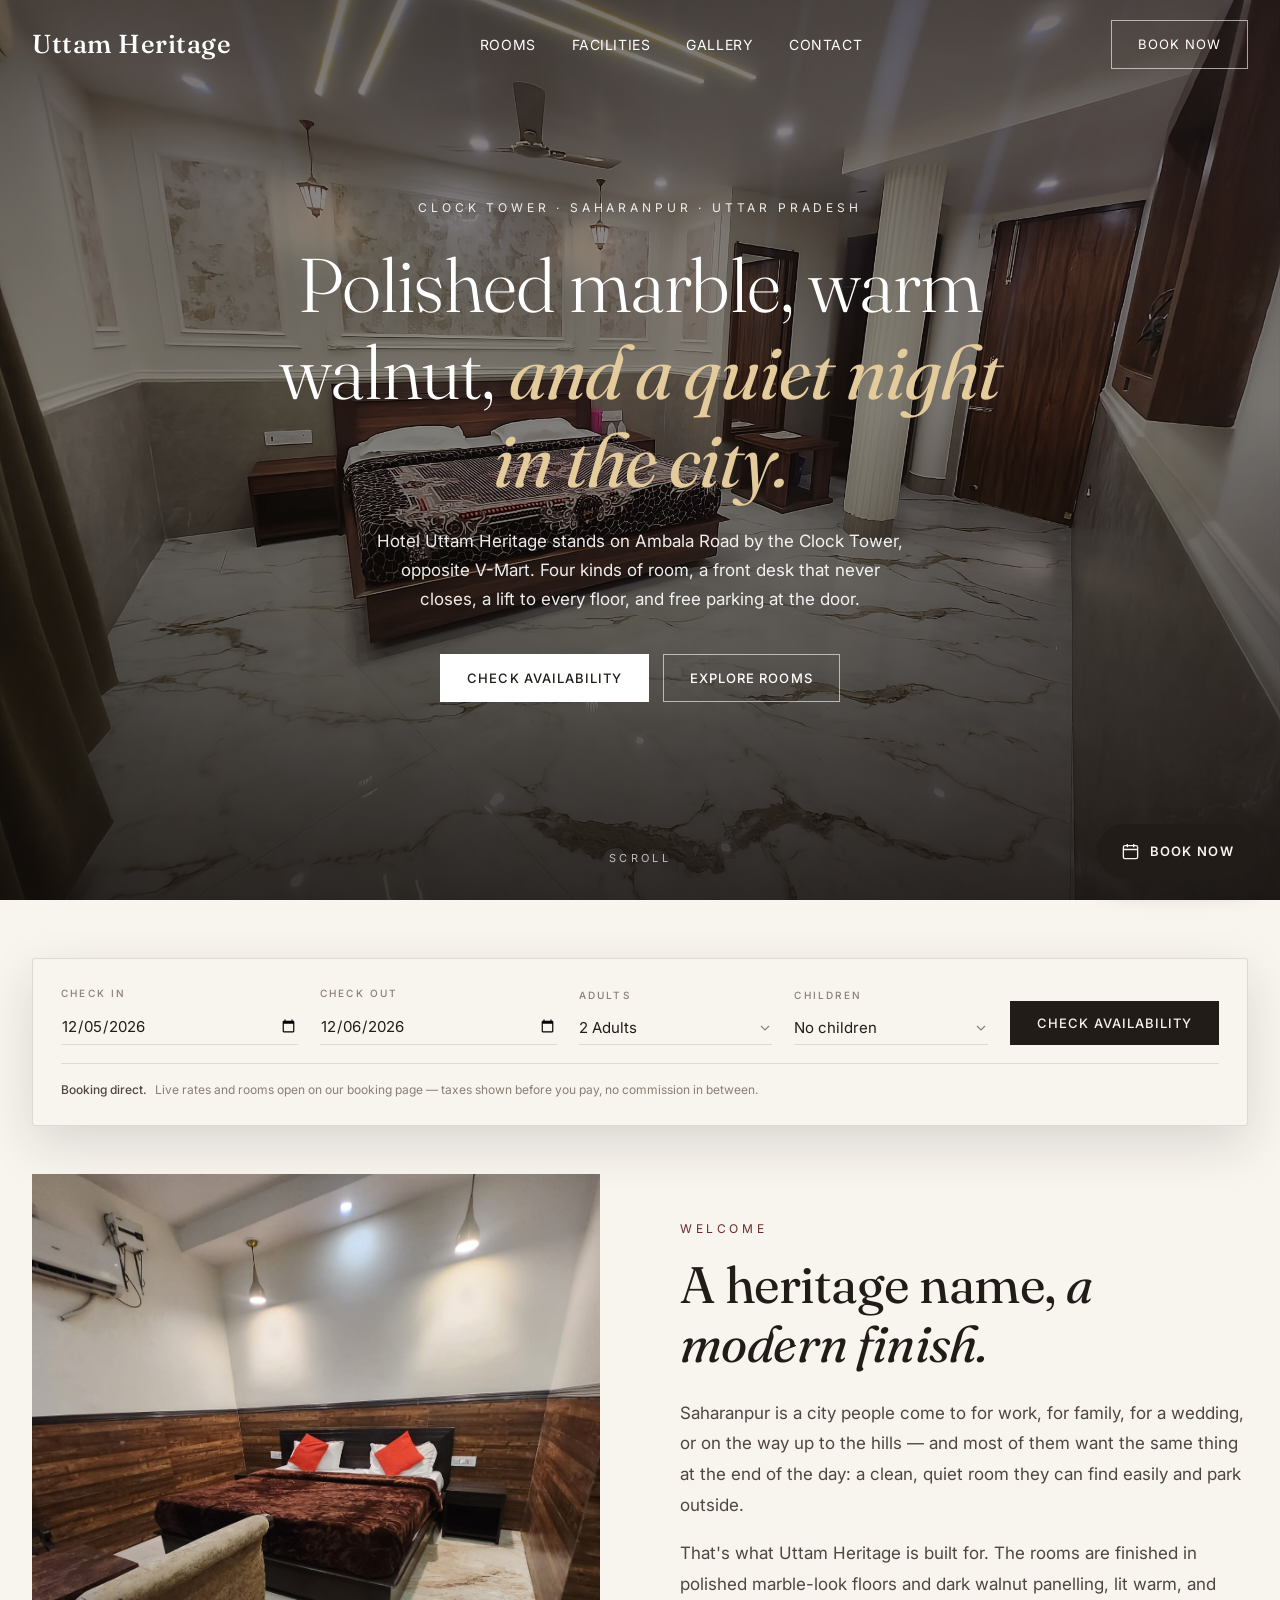
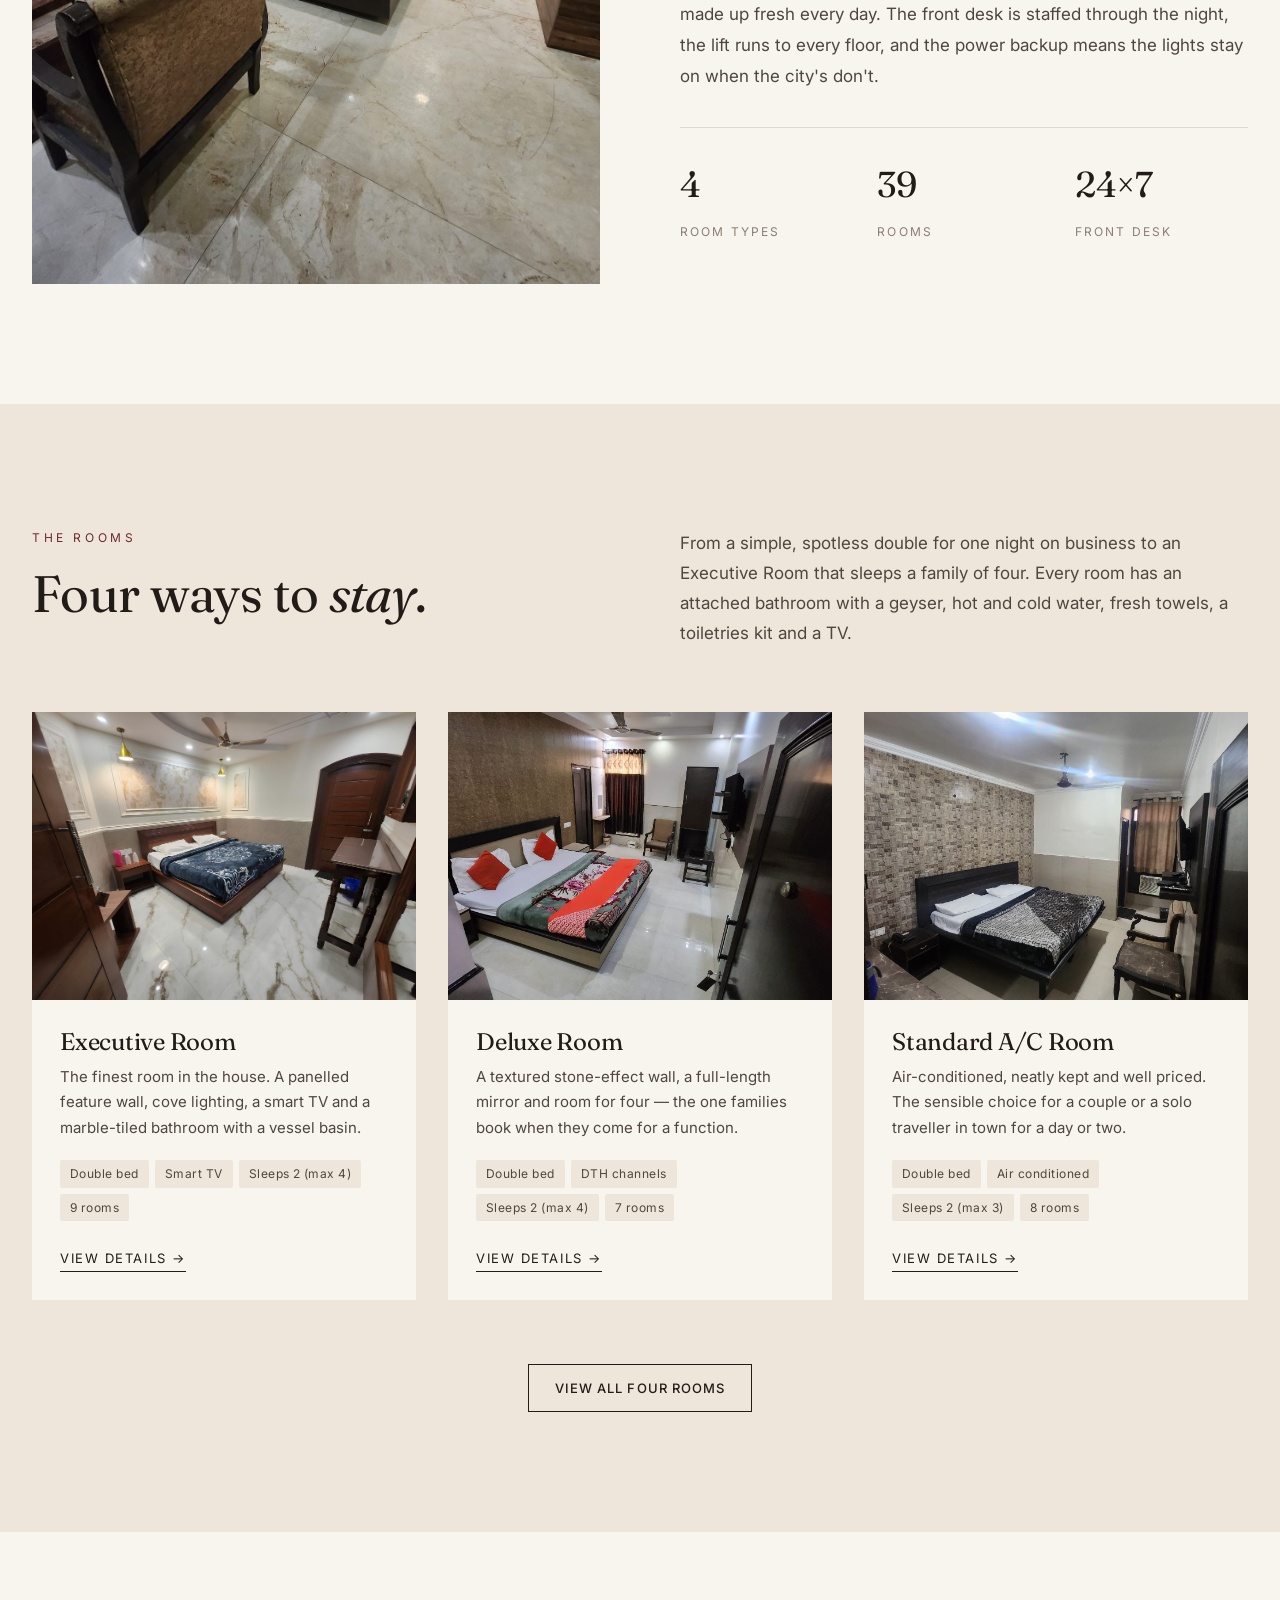
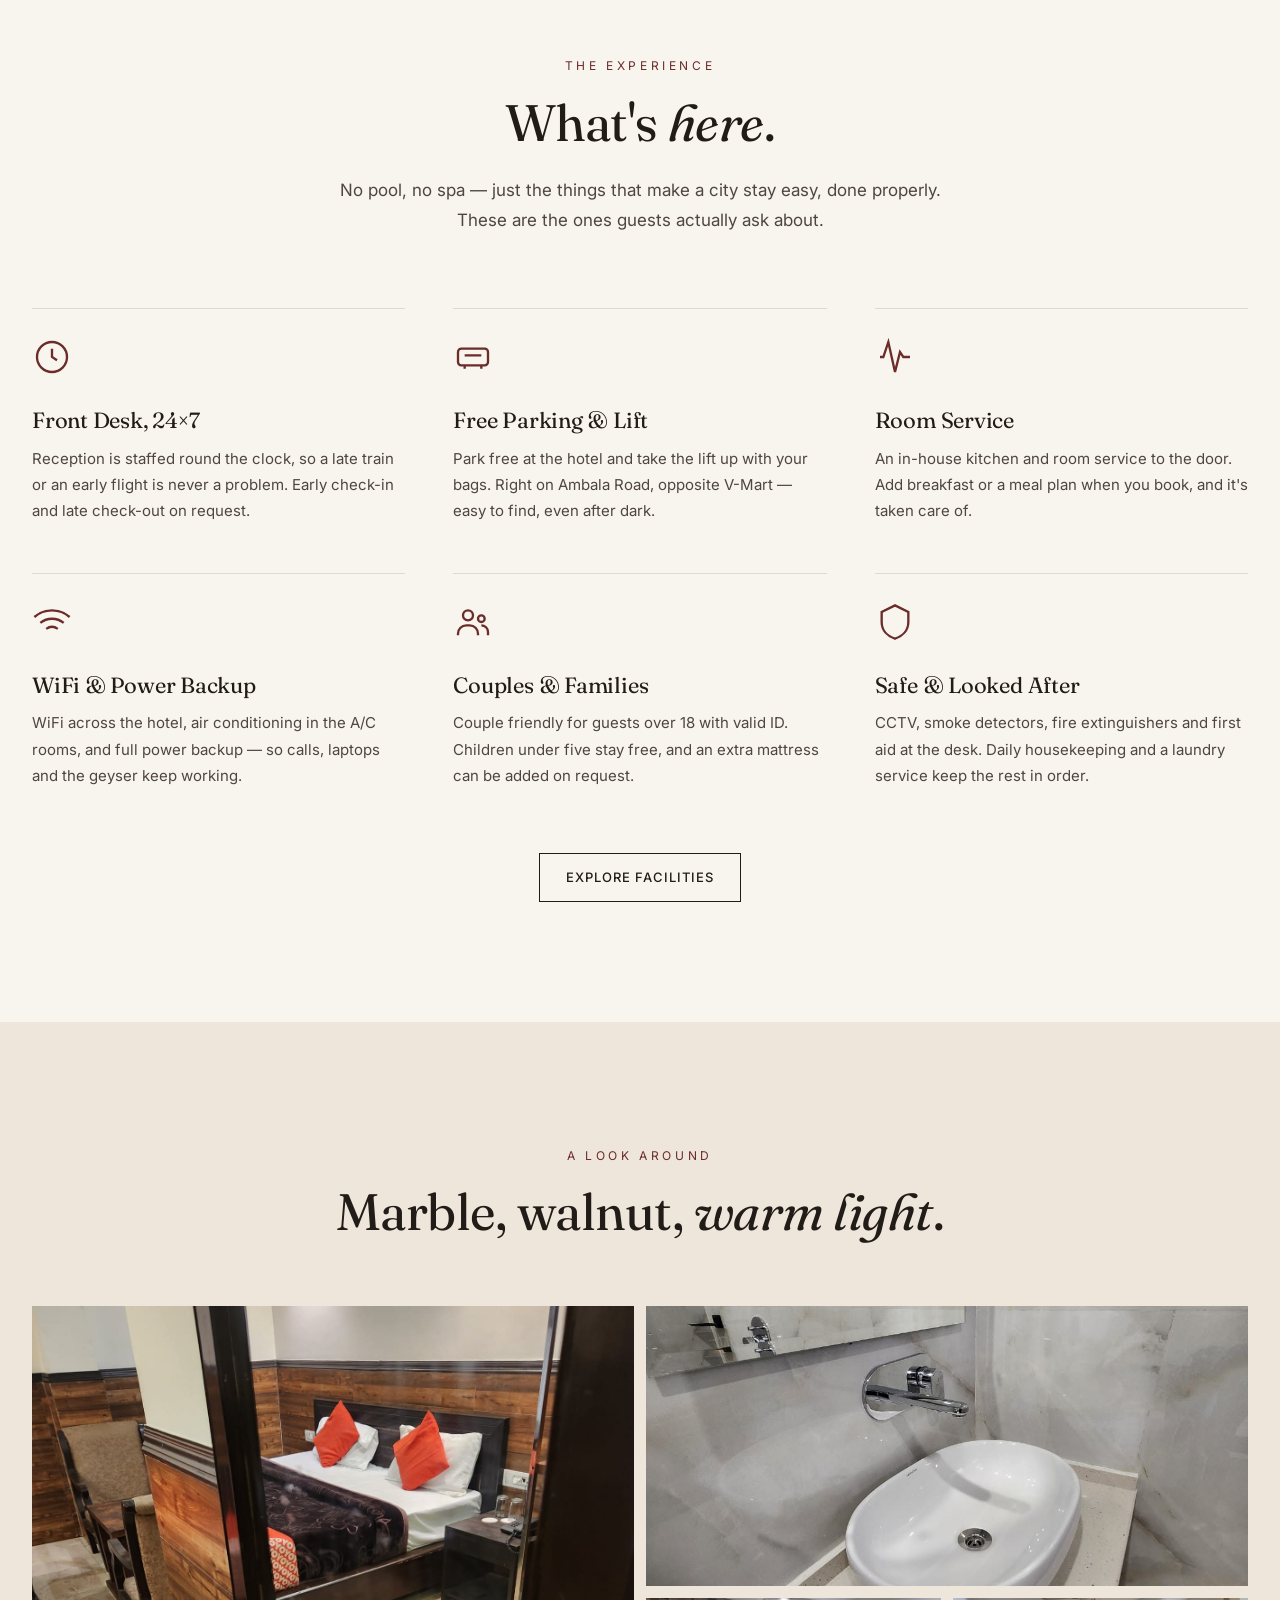
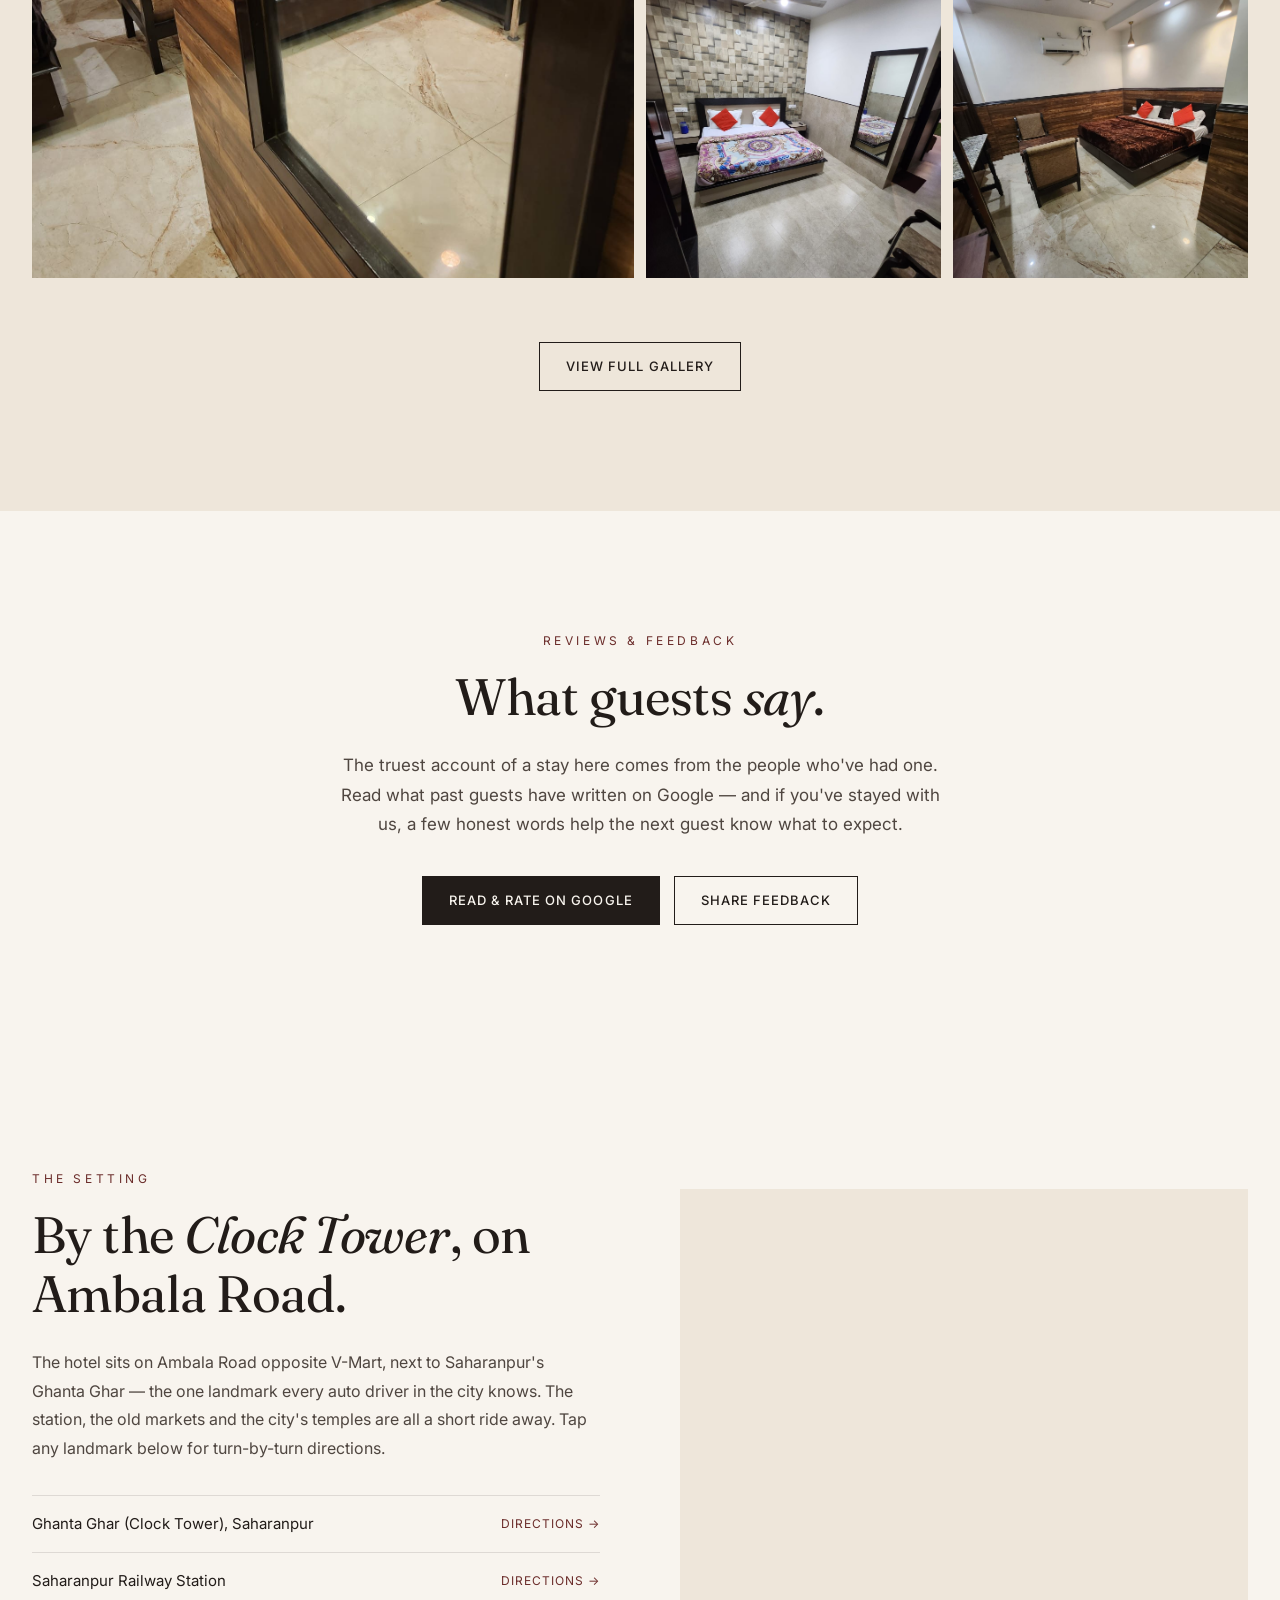
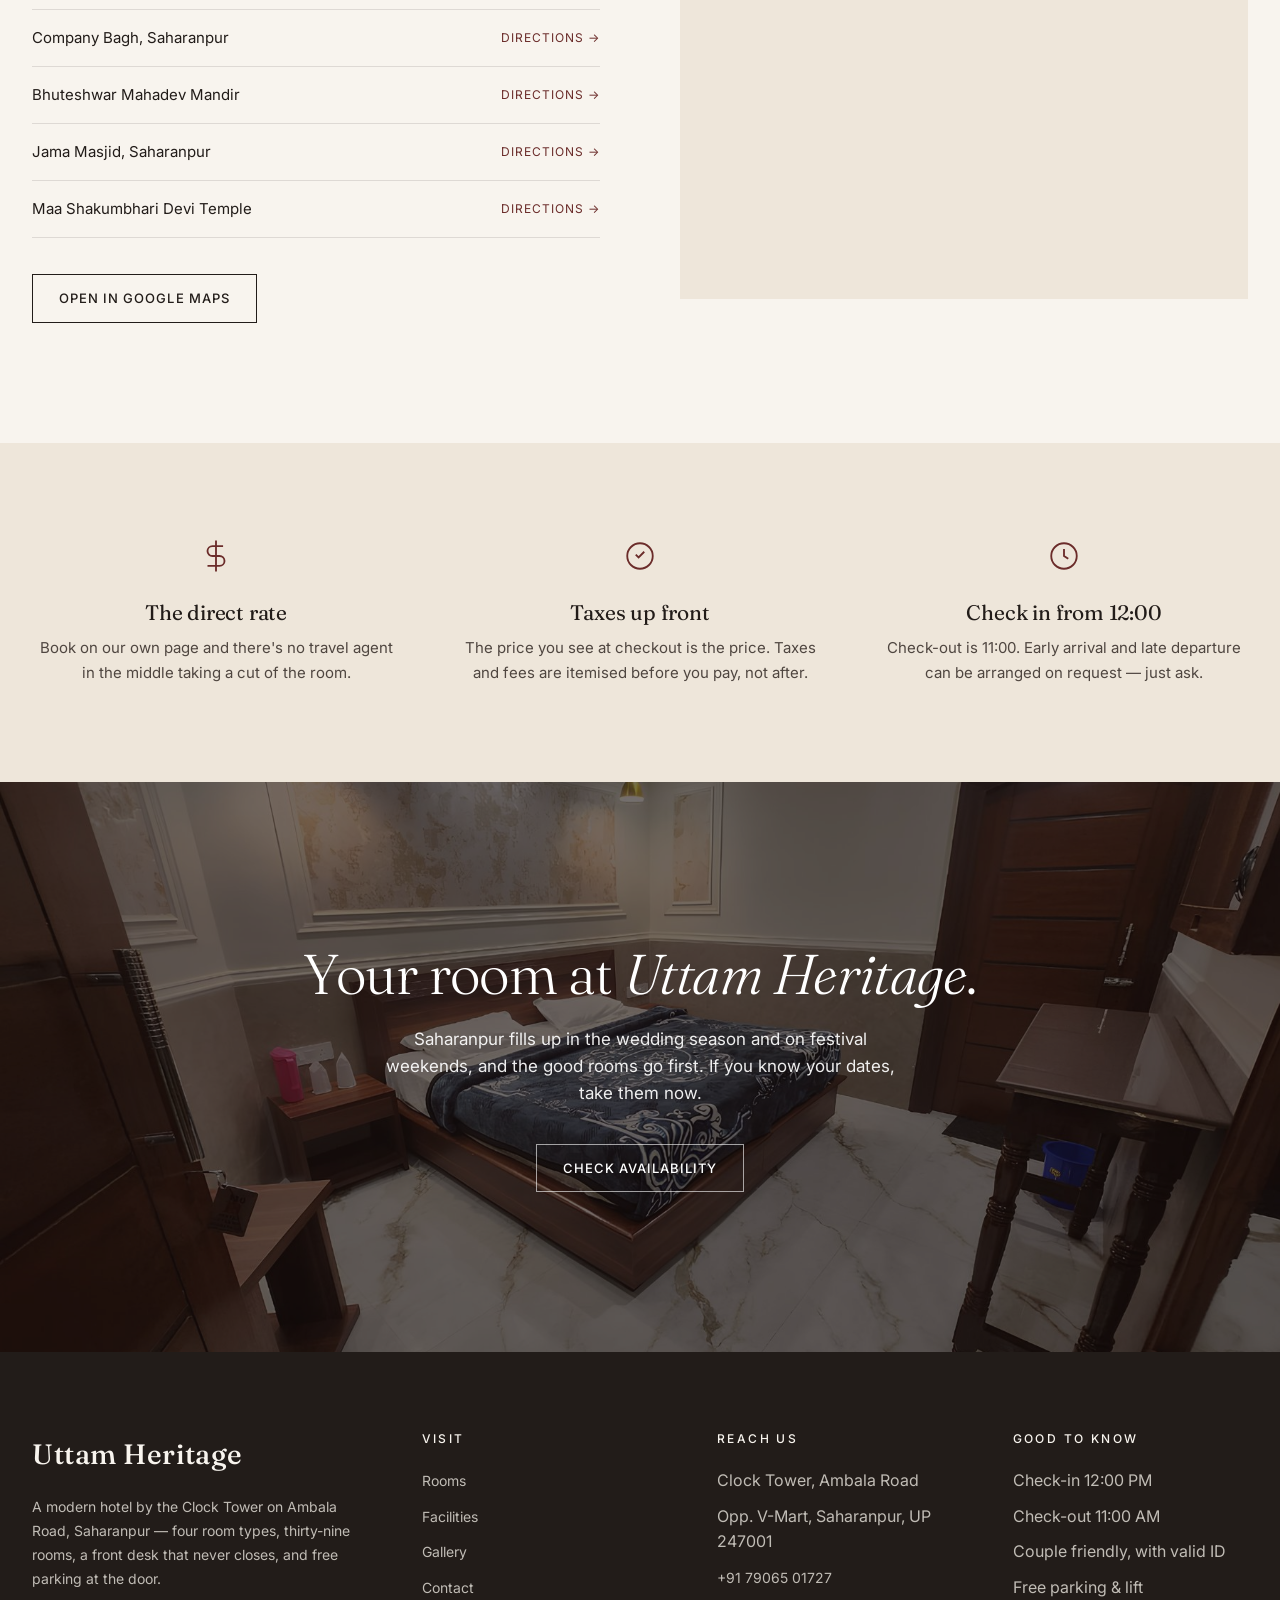
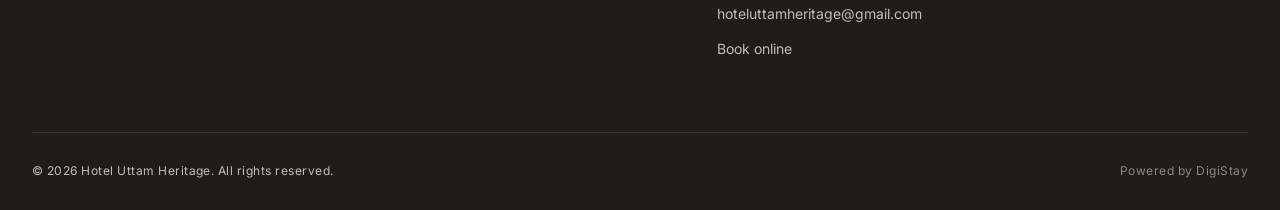
<file: index.html>
<!DOCTYPE html>
<html lang="en">
<head>
<meta charset="UTF-8" />
<meta name="viewport" content="width=device-width, initial-scale=1.0" />
<title>Hotel Uttam Heritage — Clock Tower, Saharanpur</title>
<meta name="description" content="Hotel Uttam Heritage is a modern hotel on Ambala Road by the Clock Tower, Saharanpur, opposite V-Mart. Four room types, a 24x7 front desk, lift, free parking and WiFi. Book direct." />

<meta property="og:title" content="Hotel Uttam Heritage — Clock Tower, Saharanpur" />
<meta property="og:description" content="A modern hotel by the Clock Tower on Ambala Road, Saharanpur. Four room types, a 24x7 front desk, lift and free parking." />
<meta property="og:type" content="website" />
<meta property="og:image" content="images/hero-executive.jpg" />

<link rel="preconnect" href="https://fonts.googleapis.com">
<link rel="preconnect" href="https://fonts.gstatic.com" crossorigin>
<link href="https://fonts.googleapis.com/css2?family=Fraunces:opsz,wght@9..144,300;9..144,400;9..144,500;9..144,600&family=Inter:wght@300;400;500;600&display=swap" rel="stylesheet">
<link rel="stylesheet" href="styles.css">
</head>
<body>

<!-- ═══════════════════ NAV ═══════════════════ -->
<nav class="nav" id="nav">
  <div class="container nav-inner">
    <a href="index.html" class="logo">Uttam Heritage</a>
    <ul class="nav-links">
      <li><a href="rooms.html">Rooms</a></li>
      <li><a href="facilities.html">Facilities</a></li>
      <li><a href="gallery.html">Gallery</a></li>
      <li><a href="contact.html">Contact</a></li>
    </ul>
    <a href="#book" class="nav-cta" data-book>Book Now</a>
    <button class="menu-toggle" aria-label="Menu">☰</button>
  </div>
</nav>

<!-- ═══════════════════ HERO ═══════════════════ -->
<section class="hero">
  <div class="hero-bg"></div>
  <div class="hero-content">
    <div class="hero-eyebrow">Clock Tower · Saharanpur · Uttar Pradesh</div>
    <h1>Polished marble, warm walnut, <em>and a quiet night in the city.</em></h1>
    <p>Hotel Uttam Heritage stands on Ambala Road by the Clock Tower, opposite V-Mart. Four kinds of room, a front desk that never closes, a lift to every floor, and free parking at the door.</p>
    <div class="hero-ctas">
      <a href="#book" class="btn btn-light">Check Availability</a>
      <a href="rooms.html" class="btn btn-ghost">Explore Rooms</a>
    </div>
  </div>
  <div class="hero-scroll">Scroll</div>
</section>

<!-- ═══════════════════ BOOKING BAR ═══════════════════ -->
<section class="booking" id="book">
  <div class="container">
    <div class="booking-card">
      <form class="booking-form" id="booking-form">
        <div class="booking-field">
          <label for="checkin">Check in</label>
          <input type="date" id="checkin" name="checkin" required />
        </div>
        <div class="booking-field">
          <label for="checkout">Check out</label>
          <input type="date" id="checkout" name="checkout" required />
        </div>
        <div class="booking-field">
          <label for="adults">Adults</label>
          <select id="adults" name="adults">
            <option value="1">1 Adult</option>
            <option value="2" selected>2 Adults</option>
            <option value="3">3 Adults</option>
            <option value="4">4 Adults</option>
          </select>
        </div>
        <div class="booking-field">
          <label for="children">Children</label>
          <select id="children" name="children">
            <option value="0" selected>No children</option>
            <option value="1">1 Child</option>
            <option value="2">2 Children</option>
          </select>
        </div>
        <button type="submit" class="btn btn-primary">Check Availability</button>
      </form>
      <div class="booking-note">
        <strong>Booking direct.</strong>
        <span>Live rates and rooms open on our booking page — taxes shown before you pay, no commission in between.</span>
      </div>
    </div>
  </div>
</section>

<!-- ═══════════════════ WELCOME ═══════════════════ -->
<section class="welcome" id="welcome">
  <div class="container">
    <div class="welcome-grid">
      <div class="welcome-image">
        <img src="images/executive-cover-1.jpg" alt="An Executive Room at Hotel Uttam Heritage — walnut-panelled walls, a double bed and a carved sofa on a marble floor" />
      </div>
      <div class="welcome-text">
        <span class="eyebrow">Welcome</span>
        <h2 class="section-title">A heritage name, <em>a modern finish.</em></h2>
        <p>Saharanpur is a city people come to for work, for family, for a wedding, or on the way up to the hills — and most of them want the same thing at the end of the day: a clean, quiet room they can find easily and park outside.</p>
        <p>That's what Uttam Heritage is built for. The rooms are finished in polished marble-look floors and dark walnut panelling, lit warm, and made up fresh every day. The front desk is staffed through the night, the lift runs to every floor, and the power backup means the lights stay on when the city's don't.</p>
        <div class="welcome-meta">
          <div class="welcome-meta-item">
            <span class="num">4</span>
            <span class="label">Room Types</span>
          </div>
          <div class="welcome-meta-item">
            <span class="num">39</span>
            <span class="label">Rooms</span>
          </div>
          <div class="welcome-meta-item">
            <span class="num">24×7</span>
            <span class="label">Front Desk</span>
          </div>
        </div>
      </div>
    </div>
  </div>
</section>

<!-- ═══════════════════ ROOMS ═══════════════════ -->
<section class="rooms">
  <div class="container">
    <div class="rooms-header">
      <div>
        <span class="eyebrow">The Rooms</span>
        <h2 class="section-title">Four ways to <em>stay</em>.</h2>
      </div>
      <p class="section-intro">From a simple, spotless double for one night on business to an Executive Room that sleeps a family of four. Every room has an attached bathroom with a geyser, hot and cold water, fresh towels, a toiletries kit and a TV.</p>
    </div>
    <div class="rooms-grid">

      <article class="room-card">
        <div class="room-img"><img src="images/executive-cover-2.jpg" alt="Executive Room at Hotel Uttam Heritage — double bed against a panelled feature wall, polished marble floor" /></div>
        <div class="room-body">
          <h3>Executive Room</h3>
          <p class="room-desc">The finest room in the house. A panelled feature wall, cove lighting, a smart TV and a marble-tiled bathroom with a vessel basin.</p>
          <ul class="room-features">
            <li>Double bed</li><li>Smart TV</li><li>Sleeps 2 (max 4)</li><li>9 rooms</li>
          </ul>
          <a href="rooms.html#executive-room" class="room-link">View Details →</a>
        </div>
      </article>

      <article class="room-card">
        <div class="room-img"><img src="images/deluxe-cover-2.jpg" alt="Deluxe Room at Hotel Uttam Heritage — double bed against a textured stone-effect wall" /></div>
        <div class="room-body">
          <h3>Deluxe Room</h3>
          <p class="room-desc">A textured stone-effect wall, a full-length mirror and room for four — the one families book when they come for a function.</p>
          <ul class="room-features">
            <li>Double bed</li><li>DTH channels</li><li>Sleeps 2 (max 4)</li><li>7 rooms</li>
          </ul>
          <a href="rooms.html#deluxe-room" class="room-link">View Details →</a>
        </div>
      </article>

      <article class="room-card">
        <div class="room-img"><img src="images/standard-cover-1.jpg" alt="Standard A/C Room at Hotel Uttam Heritage — double bed with a patterned feature wall" /></div>
        <div class="room-body">
          <h3>Standard A/C Room</h3>
          <p class="room-desc">Air-conditioned, neatly kept and well priced. The sensible choice for a couple or a solo traveller in town for a day or two.</p>
          <ul class="room-features">
            <li>Double bed</li><li>Air conditioned</li><li>Sleeps 2 (max 3)</li><li>8 rooms</li>
          </ul>
          <a href="rooms.html#standard-room" class="room-link">View Details →</a>
        </div>
      </article>

    </div>
    <div class="section-cta">
      <a href="rooms.html" class="btn btn-outline">View All Four Rooms</a>
    </div>
  </div>
</section>

<!-- ═══════════════════ EXPERIENCE / FACILITIES ═══════════════════ -->
<section class="experience">
  <div class="container">
    <div class="experience-header">
      <span class="eyebrow">The Experience</span>
      <h2 class="section-title">What's <em>here</em>.</h2>
      <p class="section-intro">No pool, no spa — just the things that make a city stay easy, done properly. These are the ones guests actually ask about.</p>
    </div>

    <div class="facilities-grid">
      <div class="facility">
        <svg class="facility-icon" viewBox="0 0 24 24" fill="none" stroke="currentColor" stroke-width="1.4">
          <circle cx="12" cy="12" r="9"/><path d="M12 7v5l3 2"/>
        </svg>
        <h3>Front Desk, 24×7</h3>
        <p>Reception is staffed round the clock, so a late train or an early flight is never a problem. Early check-in and late check-out on request.</p>
      </div>
      <div class="facility">
        <svg class="facility-icon" viewBox="0 0 24 24" fill="none" stroke="currentColor" stroke-width="1.4">
          <path d="M5 17h14M5 17a2 2 0 01-2-2V9a2 2 0 012-2h14a2 2 0 012 2v6a2 2 0 01-2 2M7 17v2M17 17v2M7 11h10"/>
        </svg>
        <h3>Free Parking &amp; Lift</h3>
        <p>Park free at the hotel and take the lift up with your bags. Right on Ambala Road, opposite V-Mart — easy to find, even after dark.</p>
      </div>
      <div class="facility">
        <svg class="facility-icon" viewBox="0 0 24 24" fill="none" stroke="currentColor" stroke-width="1.4">
          <path d="M3 12h2l3-9 4 18 3-12 2 3h4"/>
        </svg>
        <h3>Room Service</h3>
        <p>An in-house kitchen and room service to the door. Add breakfast or a meal plan when you book, and it's taken care of.</p>
      </div>
      <div class="facility">
        <svg class="facility-icon" viewBox="0 0 24 24" fill="none" stroke="currentColor" stroke-width="1.4">
          <path d="M5 12.55a11 11 0 0114 0M1.42 9a16 16 0 0121.16 0M8.53 16.11a6 6 0 016.95 0M12 20h.01"/>
        </svg>
        <h3>WiFi &amp; Power Backup</h3>
        <p>WiFi across the hotel, air conditioning in the A/C rooms, and full power backup — so calls, laptops and the geyser keep working.</p>
      </div>
      <div class="facility">
        <svg class="facility-icon" viewBox="0 0 24 24" fill="none" stroke="currentColor" stroke-width="1.4">
          <circle cx="9" cy="8" r="3"/><circle cx="17" cy="10" r="2"/>
          <path d="M3 20v-1a5 5 0 015-5h2a5 5 0 015 5v1M17 14a4 4 0 014 4v2"/>
        </svg>
        <h3>Couples &amp; Families</h3>
        <p>Couple friendly for guests over 18 with valid ID. Children under five stay free, and an extra mattress can be added on request.</p>
      </div>
      <div class="facility">
        <svg class="facility-icon" viewBox="0 0 24 24" fill="none" stroke="currentColor" stroke-width="1.4">
          <path d="M12 2l8 4v6c0 5-3.5 8.5-8 10-4.5-1.5-8-5-8-10V6l8-4z"/>
        </svg>
        <h3>Safe &amp; Looked After</h3>
        <p>CCTV, smoke detectors, fire extinguishers and first aid at the desk. Daily housekeeping and a laundry service keep the rest in order.</p>
      </div>
    </div>
    <div class="section-cta">
      <a href="facilities.html" class="btn btn-outline">Explore Facilities</a>
    </div>
  </div>
</section>

<!-- ═══════════════════ GALLERY ═══════════════════ -->
<section class="gallery">
  <div class="container">
    <div class="gallery-header">
      <span class="eyebrow">A Look Around</span>
      <h2 class="section-title">Marble, walnut, <em>warm light</em>.</h2>
    </div>
    <div class="gallery-grid">
      <div class="gallery-item"><img src="images/executive-mirror.jpg" alt="An Executive Room seen through its full-length walnut-framed mirror" /></div>
      <div class="gallery-item"><img src="images/executive-bathroom.jpg" alt="A white vessel basin on a stone vanity in an Executive Room bathroom" /></div>
      <div class="gallery-item"><img src="images/deluxe-cover-3.jpg" alt="A Deluxe Room with a mosaic stone feature wall and a full-length mirror" /></div>
      <div class="gallery-item"><img src="images/executive-room-view.jpg" alt="An Executive Room with walnut panelling, an armchair and a double bed" /></div>
    </div>
    <div class="section-cta">
      <a href="gallery.html" class="btn btn-outline">View Full Gallery</a>
    </div>
  </div>
</section>

<!-- ═══════════════════ REVIEWS ═══════════════════ -->
<section class="reviews" id="reviews">
  <div class="container">
    <div class="reviews-inner">
      <span class="eyebrow">Reviews &amp; Feedback</span>
      <h2 class="section-title">What guests <em>say</em>.</h2>
      <p class="section-intro">The truest account of a stay here comes from the people who've had one. Read what past guests have written on Google — and if you've stayed with us, a few honest words help the next guest know what to expect.</p>
      <div class="reviews-ctas">
        <a href="https://www.google.com/maps/search/?api=1&query=Hotel+Uttam+Heritage%2C+Saharanpur" target="_blank" rel="noopener" class="btn btn-primary">Read &amp; rate on Google</a>
        <a href="contact.html" class="btn btn-outline">Share feedback</a>
      </div>
    </div>
  </div>
</section>

<!-- ═══════════════════ LOCATION ═══════════════════ -->
<section class="location">
  <div class="container">
    <div class="location-grid">
      <div class="location-text">
        <span class="eyebrow">The Setting</span>
        <h2 class="section-title">By the <em>Clock Tower</em>, on Ambala Road.</h2>
        <p>The hotel sits on Ambala Road opposite V-Mart, next to Saharanpur's Ghanta Ghar — the one landmark every auto driver in the city knows. The station, the old markets and the city's temples are all a short ride away. Tap any landmark below for turn-by-turn directions.</p>
        <ul class="location-list">
          <li><span class="place">Ghanta Ghar (Clock Tower), Saharanpur</span><a class="dir" href="https://www.google.com/maps/dir/?api=1&destination=Ghanta+Ghar%2C+Saharanpur" target="_blank" rel="noopener">Directions →</a></li>
          <li><span class="place">Saharanpur Railway Station</span><a class="dir" href="https://www.google.com/maps/dir/?api=1&destination=Saharanpur+Railway+Station" target="_blank" rel="noopener">Directions →</a></li>
          <li><span class="place">Company Bagh, Saharanpur</span><a class="dir" href="https://www.google.com/maps/dir/?api=1&destination=Company+Bagh%2C+Saharanpur" target="_blank" rel="noopener">Directions →</a></li>
          <li><span class="place">Bhuteshwar Mahadev Mandir</span><a class="dir" href="https://www.google.com/maps/dir/?api=1&destination=Bhuteshwar+Mahadev+Mandir%2C+Saharanpur" target="_blank" rel="noopener">Directions →</a></li>
          <li><span class="place">Jama Masjid, Saharanpur</span><a class="dir" href="https://www.google.com/maps/dir/?api=1&destination=Jama+Masjid%2C+Saharanpur" target="_blank" rel="noopener">Directions →</a></li>
          <li><span class="place">Maa Shakumbhari Devi Temple</span><a class="dir" href="https://www.google.com/maps/dir/?api=1&destination=Shakumbhari+Devi+Temple%2C+Saharanpur" target="_blank" rel="noopener">Directions →</a></li>
        </ul>
        <a href="https://www.google.com/maps/search/?api=1&query=29.9643857%2C77.5451931" target="_blank" rel="noopener" class="btn btn-outline">Open in Google Maps</a>
      </div>
      <div class="location-image location-map">
        <iframe title="Hotel Uttam Heritage on Google Maps — Clock Tower, Ambala Road, Saharanpur" src="https://www.google.com/maps?q=29.9643857,77.5451931&z=16&output=embed" loading="lazy" referrerpolicy="no-referrer-when-downgrade" allowfullscreen></iframe>
      </div>
    </div>
  </div>
</section>

<!-- ═══════════════════ BOOK DIRECT ═══════════════════ -->
<section class="assurance">
  <div class="container">
    <div class="assurance-grid">
      <div class="assurance-item">
        <svg class="assurance-icon" viewBox="0 0 24 24" fill="none" stroke="currentColor" stroke-width="1.3">
          <path d="M12 1v22M17 5H9.5a3.5 3.5 0 000 7h5a3.5 3.5 0 010 7H6"/>
        </svg>
        <h3>The direct rate</h3>
        <p>Book on our own page and there's no travel agent in the middle taking a cut of the room.</p>
      </div>
      <div class="assurance-item">
        <svg class="assurance-icon" viewBox="0 0 24 24" fill="none" stroke="currentColor" stroke-width="1.3">
          <path d="M9 11l2 2 4-4"/><circle cx="12" cy="12" r="9"/>
        </svg>
        <h3>Taxes up front</h3>
        <p>The price you see at checkout is the price. Taxes and fees are itemised before you pay, not after.</p>
      </div>
      <div class="assurance-item">
        <svg class="assurance-icon" viewBox="0 0 24 24" fill="none" stroke="currentColor" stroke-width="1.3">
          <circle cx="12" cy="12" r="9"/><path d="M12 7v5l3 2"/>
        </svg>
        <h3>Check in from 12:00</h3>
        <p>Check-out is 11:00. Early arrival and late departure can be arranged on request — just ask.</p>
      </div>
    </div>
  </div>
</section>

<!-- ═══════════════════ CTA BANNER ═══════════════════ -->
<section class="cta-banner">
  <div class="container">
    <h2>Your room at <em>Uttam Heritage</em>.</h2>
    <p>Saharanpur fills up in the wedding season and on festival weekends, and the good rooms go first. If you know your dates, take them now.</p>
    <a href="index.html#book" class="btn btn-ghost" data-book>Check Availability</a>
  </div>
</section>

<!-- ═══════════════════ FOOTER ═══════════════════ -->
<footer>
  <div class="container">
    <div class="footer-grid">
      <div class="footer-brand">
        <a href="index.html" class="logo">Uttam Heritage</a>
        <p>A modern hotel by the Clock Tower on Ambala Road, Saharanpur — four room types, thirty-nine rooms, a front desk that never closes, and free parking at the door.</p>
      </div>
      <div class="footer-col">
        <h4>Visit</h4>
        <ul>
          <li><a href="rooms.html">Rooms</a></li>
          <li><a href="facilities.html">Facilities</a></li>
          <li><a href="gallery.html">Gallery</a></li>
          <li><a href="contact.html">Contact</a></li>
        </ul>
      </div>
      <div class="footer-col">
        <h4>Reach Us</h4>
        <ul>
          <li>Clock Tower, Ambala Road</li>
          <li>Opp. V-Mart, Saharanpur, UP 247001</li>
          <li><a href="tel:+917906501727">+91 79065 01727</a></li>
          <li><a href="mailto:hoteluttamheritage@gmail.com">hoteluttamheritage@gmail.com</a></li>
          <li><a href="https://digibooking.in/H179" target="_blank" rel="noopener">Book online</a></li>
        </ul>
      </div>
      <div class="footer-col">
        <h4>Good to Know</h4>
        <ul>
          <li>Check-in 12:00 PM</li>
          <li>Check-out 11:00 AM</li>
          <li>Couple friendly, with valid ID</li>
          <li>Free parking &amp; lift</li>
        </ul>
      </div>
    </div>
    <div class="footer-bottom">
      <div>© <span data-year>2026</span> Hotel Uttam Heritage. All rights reserved.</div>
      <div class="powered">Powered by DigiStay</div>
    </div>
  </div>
</footer>

<script src="script.js" defer></script>
</body>
</html>
</file>
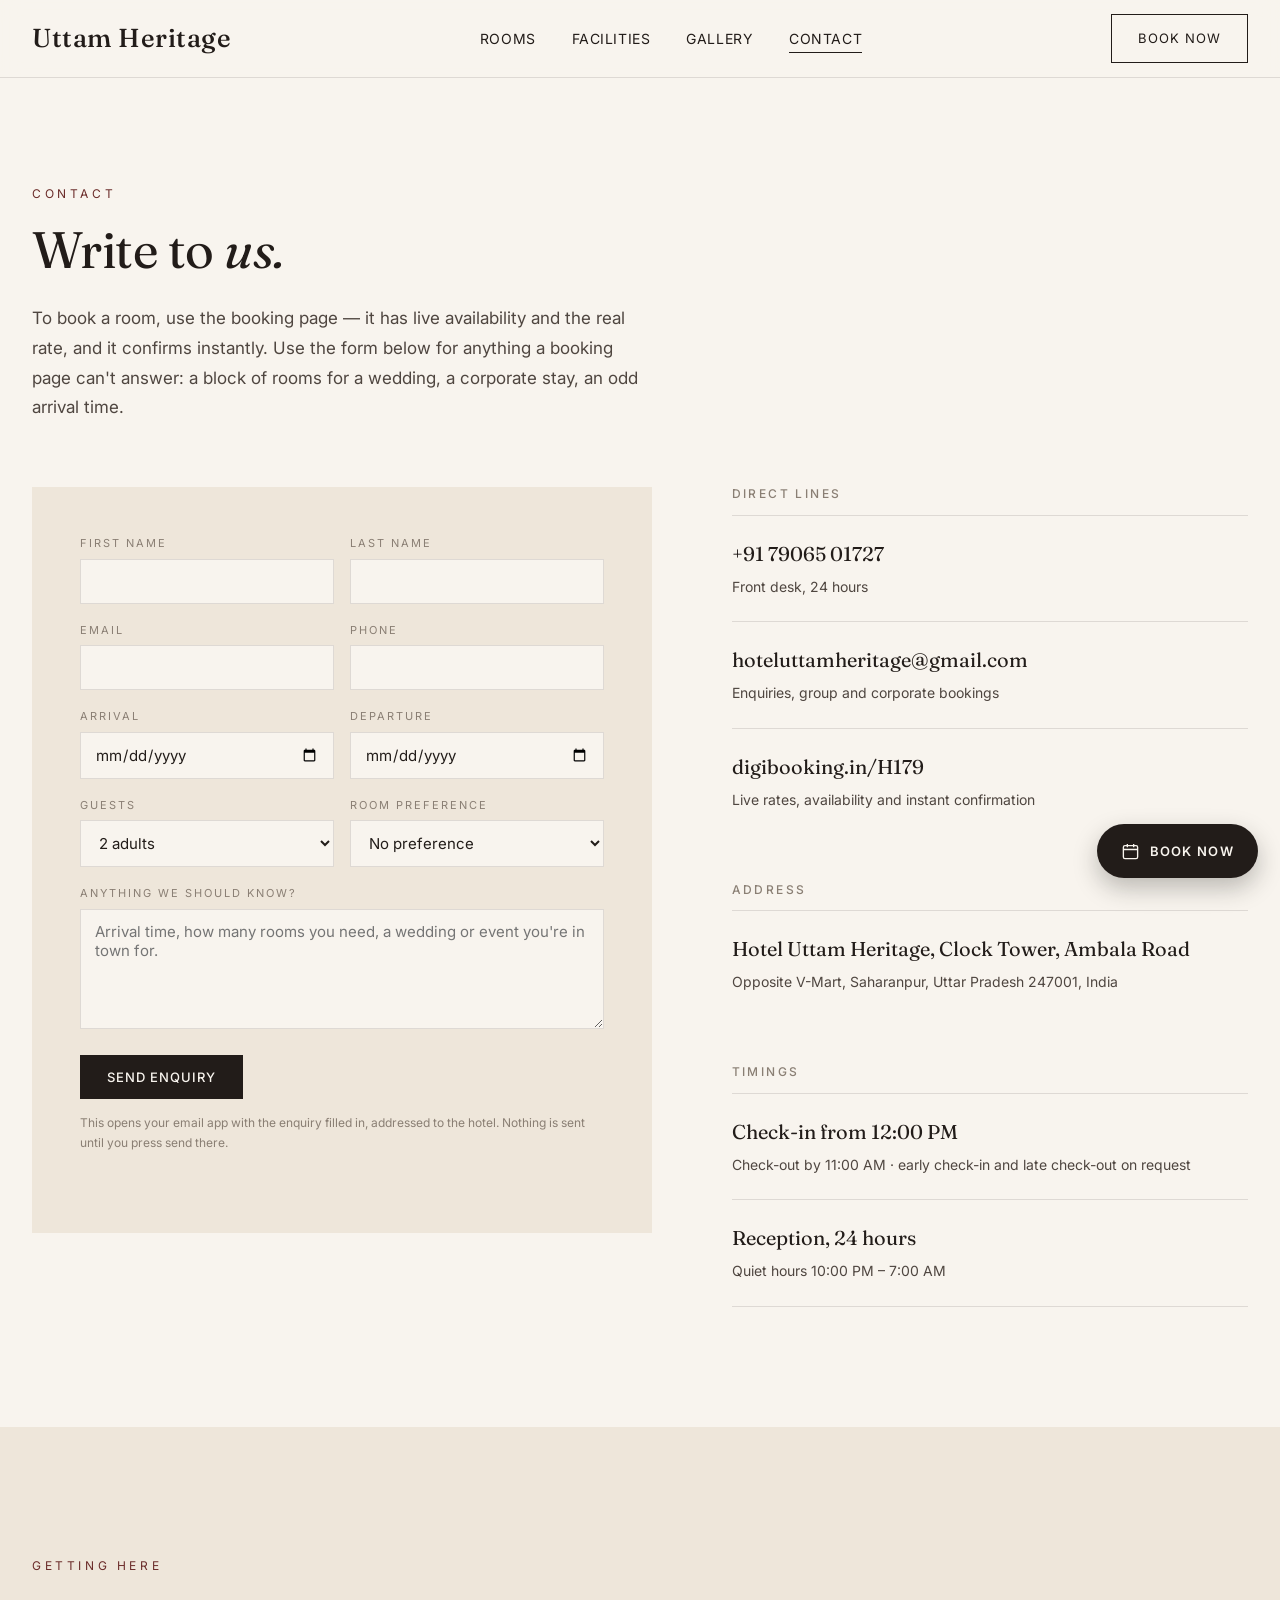
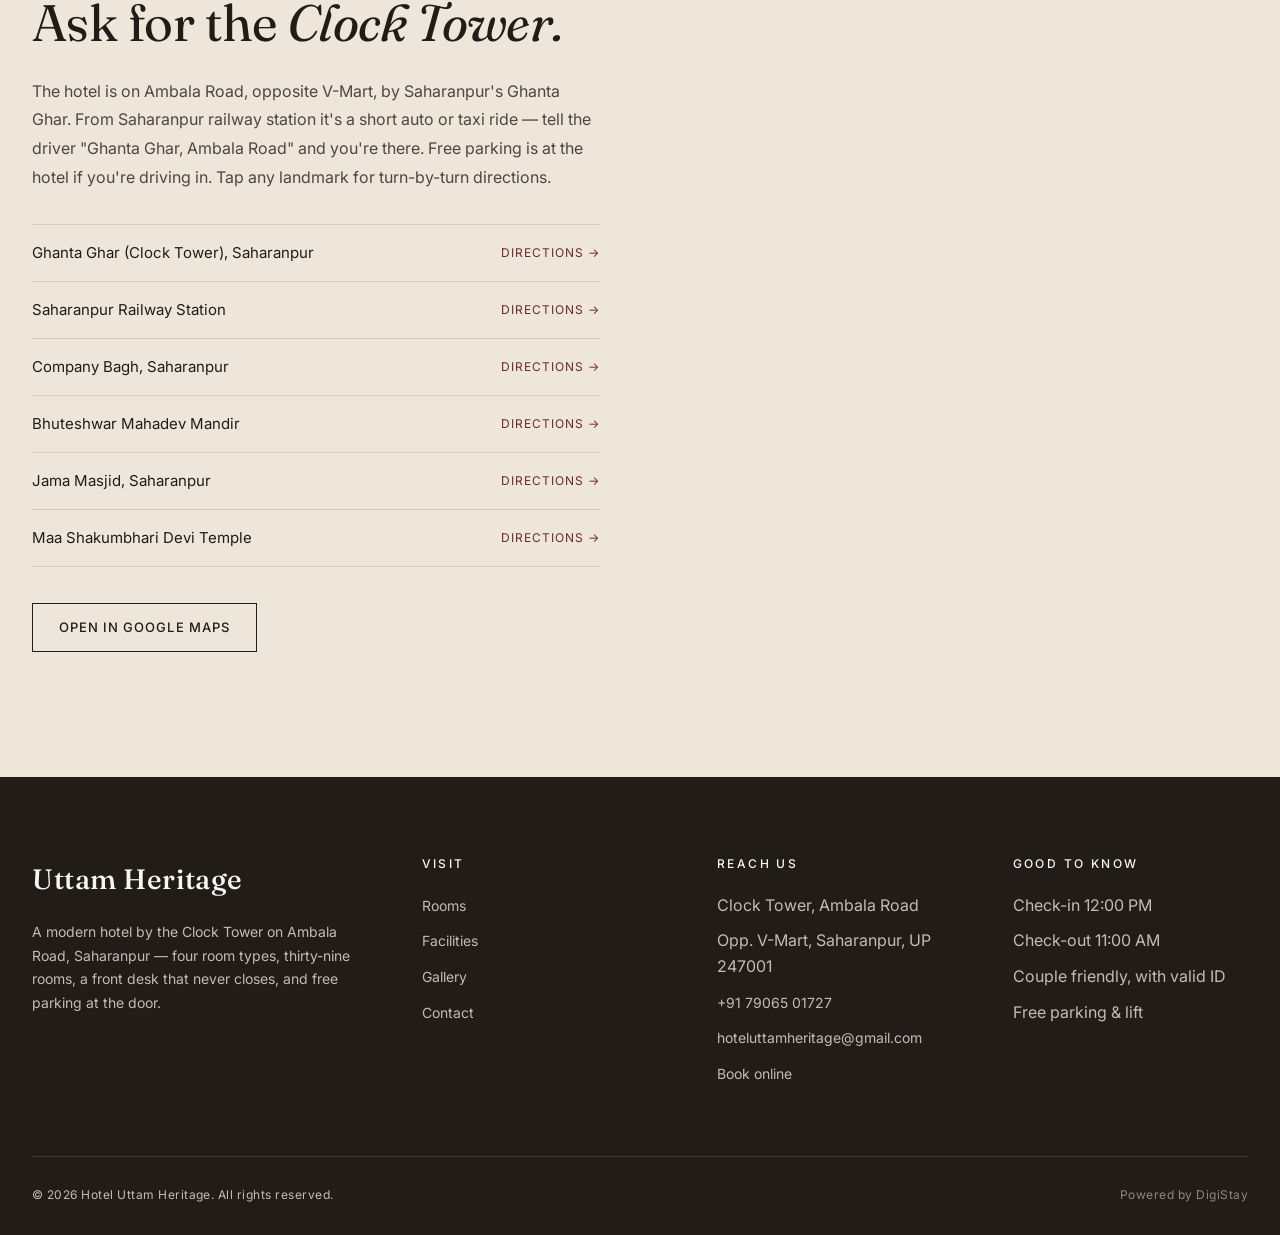
<file: contact.html>
<!DOCTYPE html>
<html lang="en">
<head>
<meta charset="UTF-8" />
<meta name="viewport" content="width=device-width, initial-scale=1.0" />
<title>Contact — Hotel Uttam Heritage, Saharanpur</title>
<meta name="description" content="Contact Hotel Uttam Heritage, Clock Tower, Ambala Road, Saharanpur 247001. Call +91 79065 01727, email hoteluttamheritage@gmail.com, or book direct online." />

<link rel="preconnect" href="https://fonts.googleapis.com">
<link rel="preconnect" href="https://fonts.gstatic.com" crossorigin>
<link href="https://fonts.googleapis.com/css2?family=Fraunces:opsz,wght@9..144,300;9..144,400;9..144,500;9..144,600&family=Inter:wght@300;400;500;600&display=swap" rel="stylesheet">
<link rel="stylesheet" href="styles.css">
</head>
<body>

<!-- ═══════════════════ NAV ═══════════════════ -->
<nav class="nav solid" id="nav">
  <div class="container nav-inner">
    <a href="index.html" class="logo">Uttam Heritage</a>
    <ul class="nav-links">
      <li><a href="rooms.html">Rooms</a></li>
      <li><a href="facilities.html">Facilities</a></li>
      <li><a href="gallery.html">Gallery</a></li>
      <li><a href="contact.html" class="active">Contact</a></li>
    </ul>
    <a href="index.html#book" class="nav-cta" data-book>Book Now</a>
    <button class="menu-toggle" aria-label="Menu">☰</button>
  </div>
</nav>

<!-- ═══════════════════ CONTACT ═══════════════════ -->
<section class="contact" style="padding-top: 180px;">
  <div class="container">
    <span class="eyebrow">Contact</span>
    <h1 class="section-title">Write to <em>us.</em></h1>
    <p class="section-intro" style="margin-bottom: 64px;">To book a room, use the booking page — it has live availability and the real rate, and it confirms instantly. Use the form below for anything a booking page can't answer: a block of rooms for a wedding, a corporate stay, an odd arrival time.</p>

    <div class="contact-grid">
      <!-- Enquiry -->
      <form class="contact-form" id="enquiry-form">
        <div class="form-row">
          <div class="field">
            <label for="name">First name</label>
            <input id="name" name="name" type="text" required />
          </div>
          <div class="field">
            <label for="lname">Last name</label>
            <input id="lname" name="lname" type="text" required />
          </div>
        </div>

        <div class="form-row">
          <div class="field">
            <label for="email">Email</label>
            <input id="email" name="email" type="email" required />
          </div>
          <div class="field">
            <label for="phone">Phone</label>
            <input id="phone" name="phone" type="tel" />
          </div>
        </div>

        <div class="form-row">
          <div class="field">
            <label for="checkin">Arrival</label>
            <input id="checkin" name="checkin" type="date" />
          </div>
          <div class="field">
            <label for="checkout">Departure</label>
            <input id="checkout" name="checkout" type="date" />
          </div>
        </div>

        <div class="form-row">
          <div class="field">
            <label for="guests">Guests</label>
            <select id="guests" name="guests">
              <option>1 adult</option>
              <option selected>2 adults</option>
              <option>2 adults, 1 child</option>
              <option>2 adults, 2 children</option>
              <option>3–4 adults</option>
              <option>Family / group</option>
            </select>
          </div>
          <div class="field">
            <label for="room">Room preference</label>
            <select id="room" name="room">
              <option selected>No preference</option>
              <option>Executive Room</option>
              <option>Deluxe Room</option>
              <option>Standard A/C Room</option>
              <option>Basic Non A/C Room</option>
              <option>Several rooms / group booking</option>
            </select>
          </div>
        </div>

        <div class="field">
          <label for="message">Anything we should know?</label>
          <textarea id="message" name="message" placeholder="Arrival time, how many rooms you need, a wedding or event you're in town for."></textarea>
        </div>

        <button type="submit" class="btn btn-primary">Send Enquiry</button>
        <p style="margin-top: 14px; font-size: 12px; color: var(--muted);">This opens your email app with the enquiry filled in, addressed to the hotel. Nothing is sent until you press send there.</p>
      </form>

      <!-- Details -->
      <div class="contact-details">
        <h3>Direct lines</h3>
        <div class="item">
          <p><a href="tel:+917906501727">+91 79065 01727</a></p>
          <span>Front desk, 24 hours</span>
        </div>
        <div class="item">
          <p><a href="mailto:hoteluttamheritage@gmail.com">hoteluttamheritage@gmail.com</a></p>
          <span>Enquiries, group and corporate bookings</span>
        </div>
        <div class="item">
          <p><a href="https://digibooking.in/H179" target="_blank" rel="noopener">digibooking.in/H179</a></p>
          <span>Live rates, availability and instant confirmation</span>
        </div>

        <h3 style="margin-top: 48px;">Address</h3>
        <div class="item">
          <p>Hotel Uttam Heritage, Clock Tower, Ambala Road</p>
          <span>Opposite V-Mart, Saharanpur, Uttar Pradesh 247001, India</span>
        </div>

        <h3 style="margin-top: 48px;">Timings</h3>
        <div class="item">
          <p>Check-in from 12:00 PM</p>
          <span>Check-out by 11:00 AM · early check-in and late check-out on request</span>
        </div>
        <div class="item">
          <p>Reception, 24 hours</p>
          <span>Quiet hours 10:00 PM – 7:00 AM</span>
        </div>
      </div>
    </div>
  </div>
</section>

<!-- ═══════════════════ GETTING HERE ═══════════════════ -->
<section class="location" style="background: var(--bg-alt);">
  <div class="container">
    <div class="location-grid">
      <div class="location-text">
        <span class="eyebrow">Getting Here</span>
        <h2 class="section-title">Ask for the <em>Clock Tower.</em></h2>
        <p>The hotel is on Ambala Road, opposite V-Mart, by Saharanpur's Ghanta Ghar. From Saharanpur railway station it's a short auto or taxi ride — tell the driver "Ghanta Ghar, Ambala Road" and you're there. Free parking is at the hotel if you're driving in. Tap any landmark for turn-by-turn directions.</p>
        <ul class="location-list">
          <li><span class="place">Ghanta Ghar (Clock Tower), Saharanpur</span><a class="dir" href="https://www.google.com/maps/dir/?api=1&destination=Ghanta+Ghar%2C+Saharanpur" target="_blank" rel="noopener">Directions →</a></li>
          <li><span class="place">Saharanpur Railway Station</span><a class="dir" href="https://www.google.com/maps/dir/?api=1&destination=Saharanpur+Railway+Station" target="_blank" rel="noopener">Directions →</a></li>
          <li><span class="place">Company Bagh, Saharanpur</span><a class="dir" href="https://www.google.com/maps/dir/?api=1&destination=Company+Bagh%2C+Saharanpur" target="_blank" rel="noopener">Directions →</a></li>
          <li><span class="place">Bhuteshwar Mahadev Mandir</span><a class="dir" href="https://www.google.com/maps/dir/?api=1&destination=Bhuteshwar+Mahadev+Mandir%2C+Saharanpur" target="_blank" rel="noopener">Directions →</a></li>
          <li><span class="place">Jama Masjid, Saharanpur</span><a class="dir" href="https://www.google.com/maps/dir/?api=1&destination=Jama+Masjid%2C+Saharanpur" target="_blank" rel="noopener">Directions →</a></li>
          <li><span class="place">Maa Shakumbhari Devi Temple</span><a class="dir" href="https://www.google.com/maps/dir/?api=1&destination=Shakumbhari+Devi+Temple%2C+Saharanpur" target="_blank" rel="noopener">Directions →</a></li>
        </ul>
        <a href="https://www.google.com/maps/search/?api=1&query=29.9643857%2C77.5451931" target="_blank" rel="noopener" class="btn btn-outline">Open in Google Maps</a>
      </div>
      <div class="location-image location-map">
        <iframe title="Hotel Uttam Heritage on Google Maps — Clock Tower, Ambala Road, Saharanpur" src="https://www.google.com/maps?q=29.9643857,77.5451931&z=16&output=embed" loading="lazy" referrerpolicy="no-referrer-when-downgrade" allowfullscreen></iframe>
      </div>
    </div>
  </div>
</section>

<!-- ═══════════════════ FOOTER ═══════════════════ -->
<footer>
  <div class="container">
    <div class="footer-grid">
      <div class="footer-brand">
        <a href="index.html" class="logo">Uttam Heritage</a>
        <p>A modern hotel by the Clock Tower on Ambala Road, Saharanpur — four room types, thirty-nine rooms, a front desk that never closes, and free parking at the door.</p>
      </div>
      <div class="footer-col">
        <h4>Visit</h4>
        <ul>
          <li><a href="rooms.html">Rooms</a></li>
          <li><a href="facilities.html">Facilities</a></li>
          <li><a href="gallery.html">Gallery</a></li>
          <li><a href="contact.html">Contact</a></li>
        </ul>
      </div>
      <div class="footer-col">
        <h4>Reach Us</h4>
        <ul>
          <li>Clock Tower, Ambala Road</li>
          <li>Opp. V-Mart, Saharanpur, UP 247001</li>
          <li><a href="tel:+917906501727">+91 79065 01727</a></li>
          <li><a href="mailto:hoteluttamheritage@gmail.com">hoteluttamheritage@gmail.com</a></li>
          <li><a href="https://digibooking.in/H179" target="_blank" rel="noopener">Book online</a></li>
        </ul>
      </div>
      <div class="footer-col">
        <h4>Good to Know</h4>
        <ul>
          <li>Check-in 12:00 PM</li>
          <li>Check-out 11:00 AM</li>
          <li>Couple friendly, with valid ID</li>
          <li>Free parking &amp; lift</li>
        </ul>
      </div>
    </div>
    <div class="footer-bottom">
      <div>© <span data-year>2026</span> Hotel Uttam Heritage. All rights reserved.</div>
      <div class="powered">Powered by DigiStay</div>
    </div>
  </div>
</footer>

<script src="script.js" defer></script>
</body>
</html>
</file>
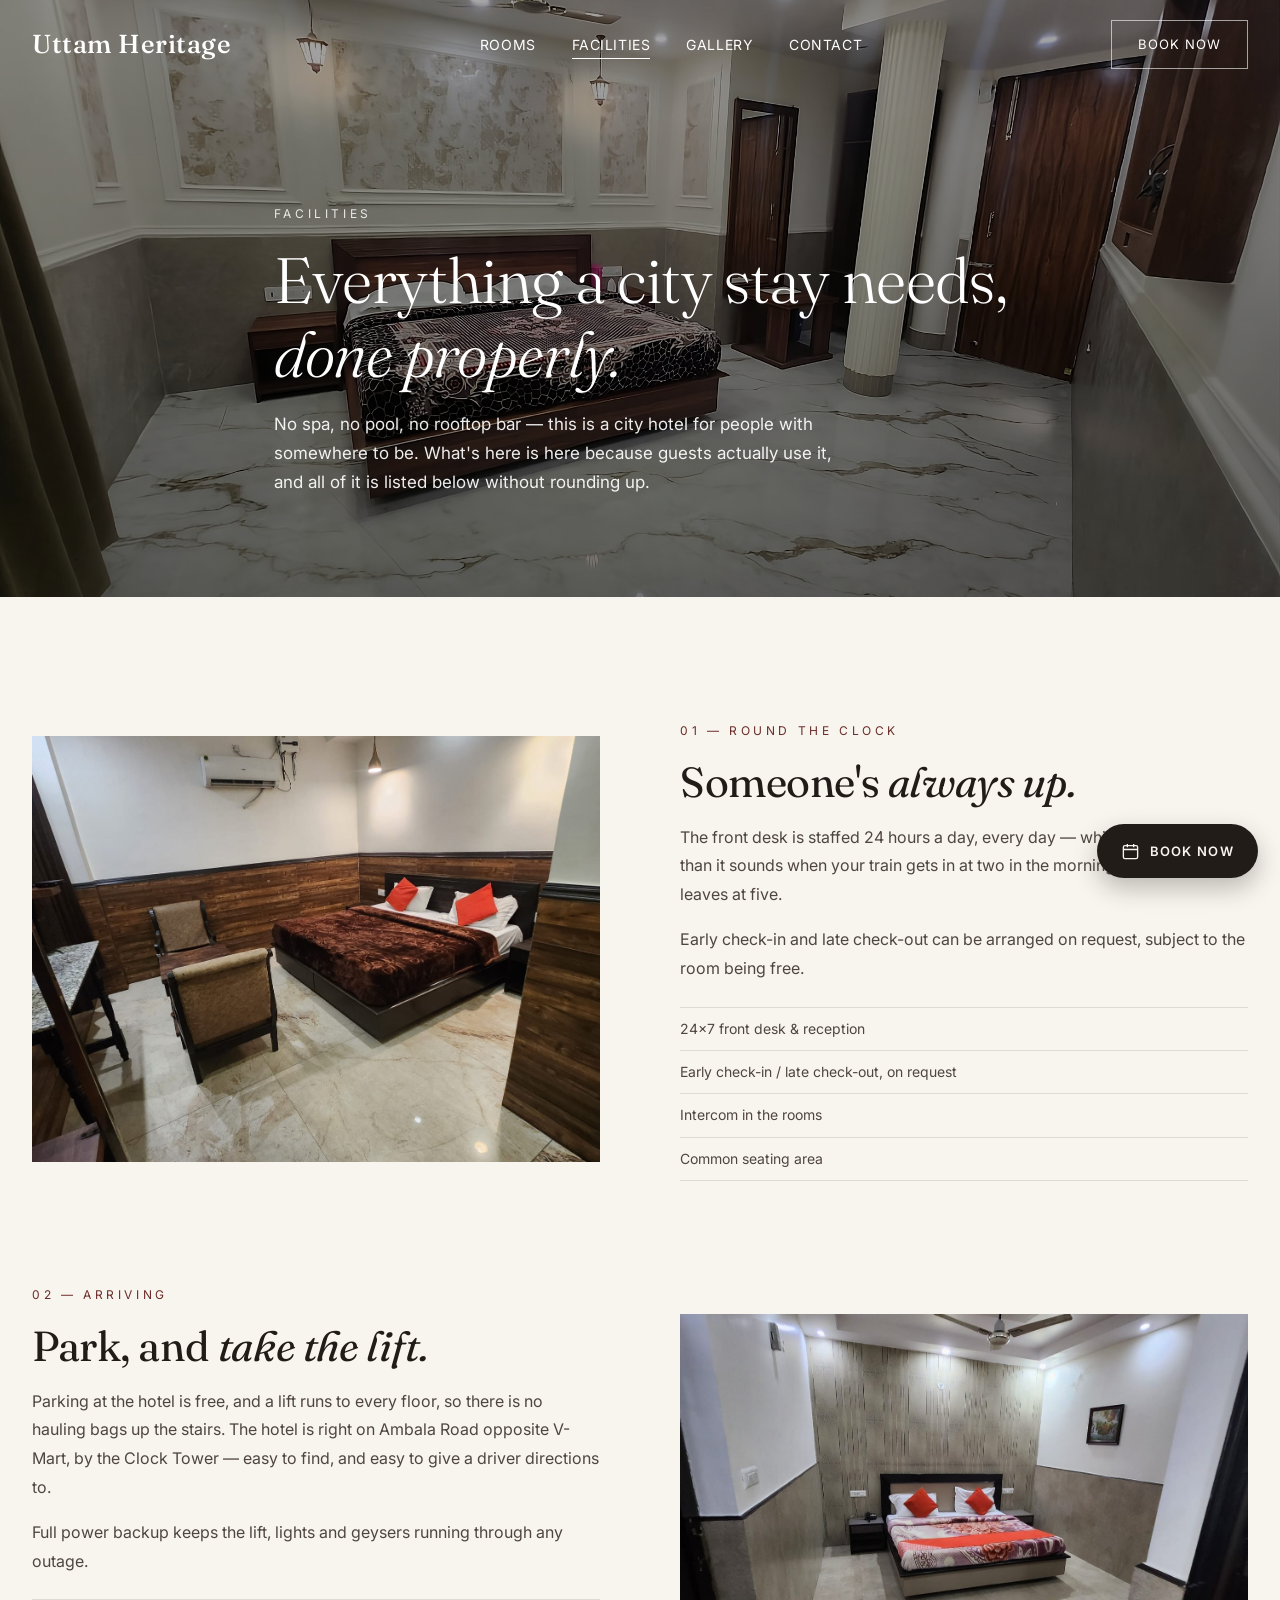
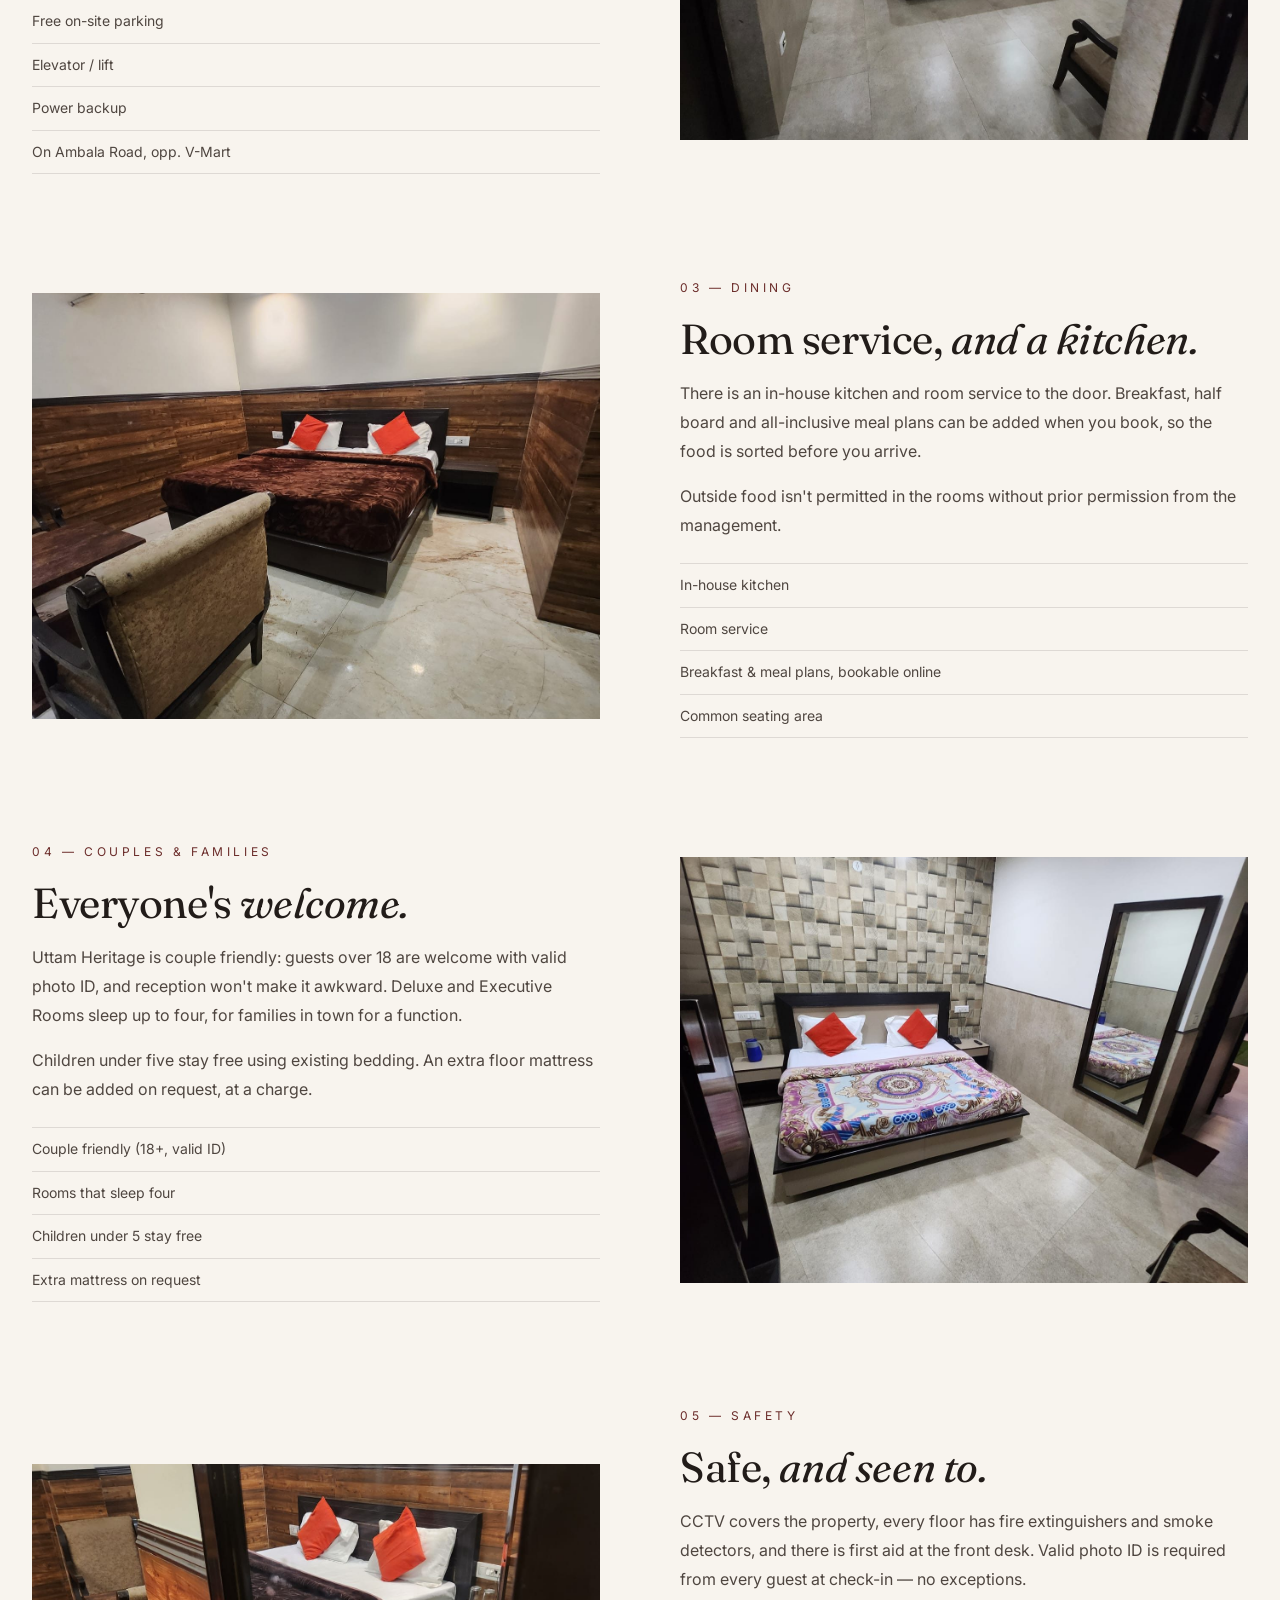
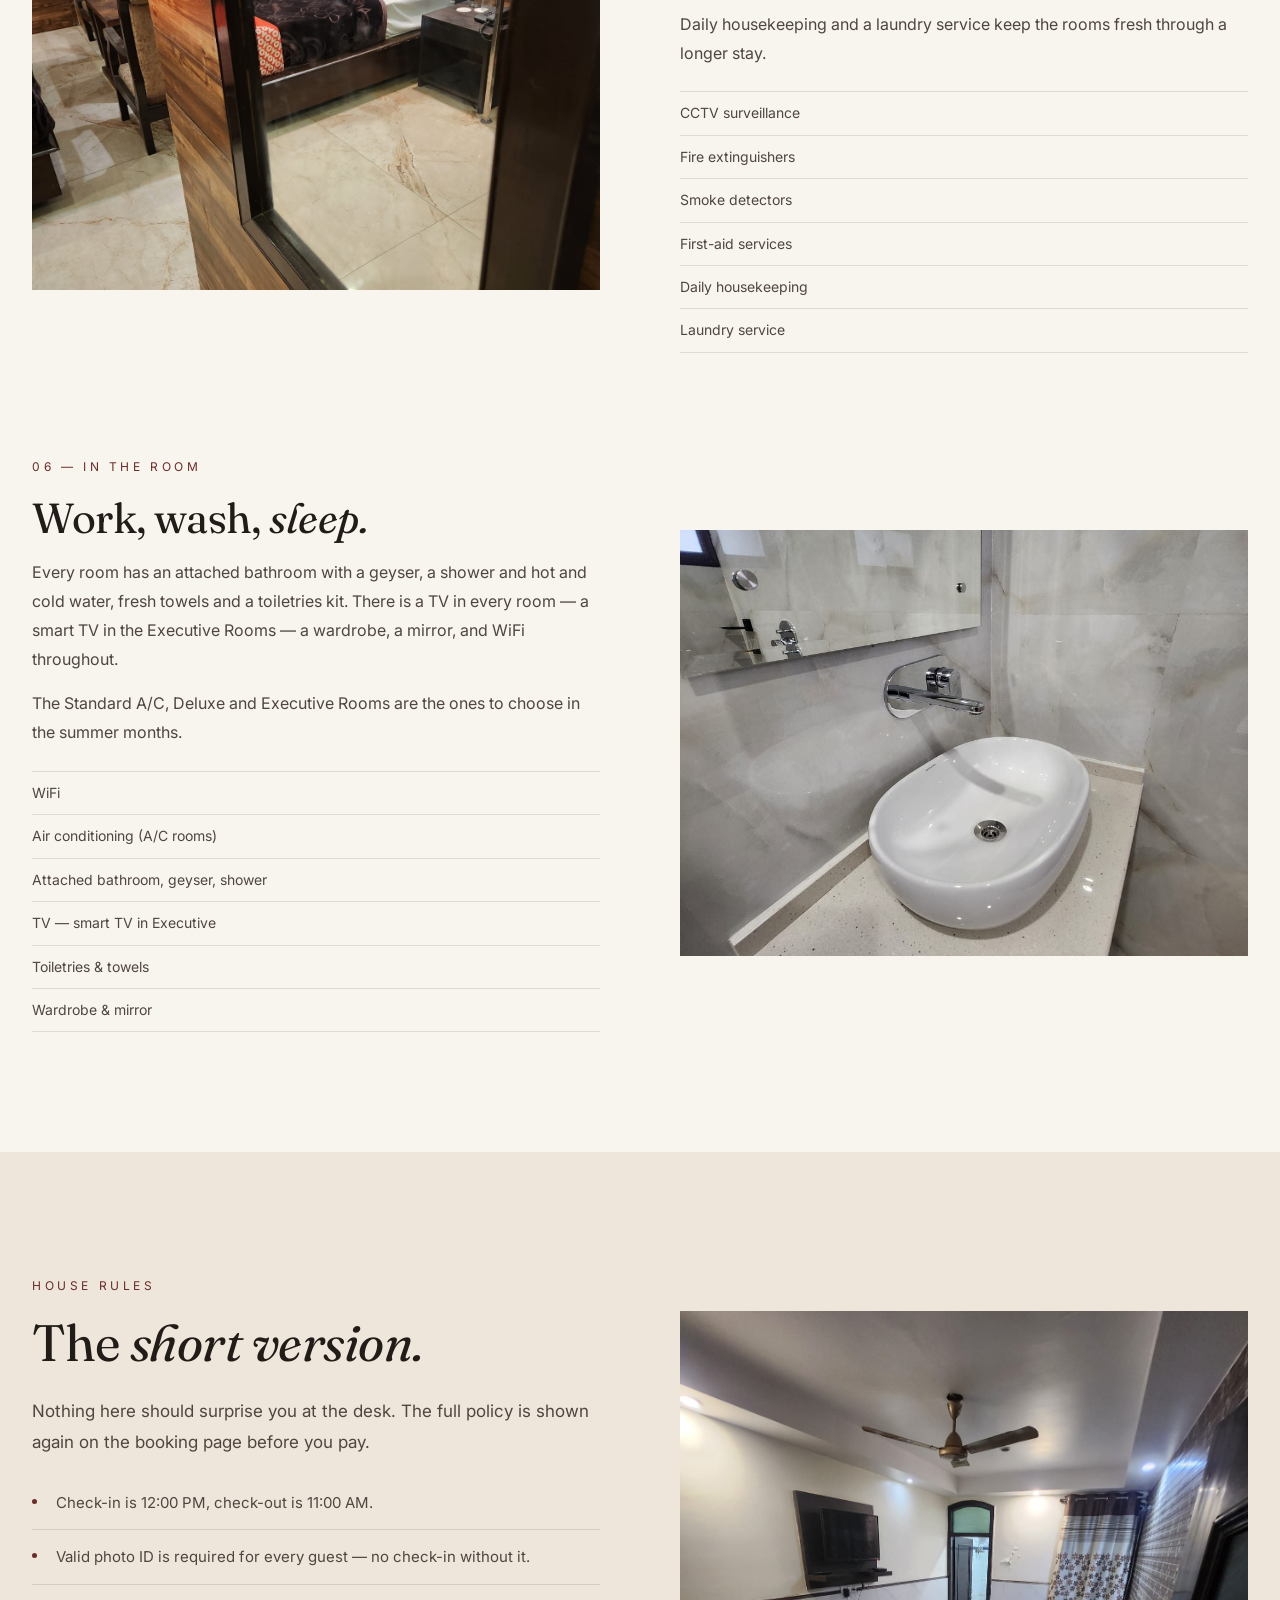
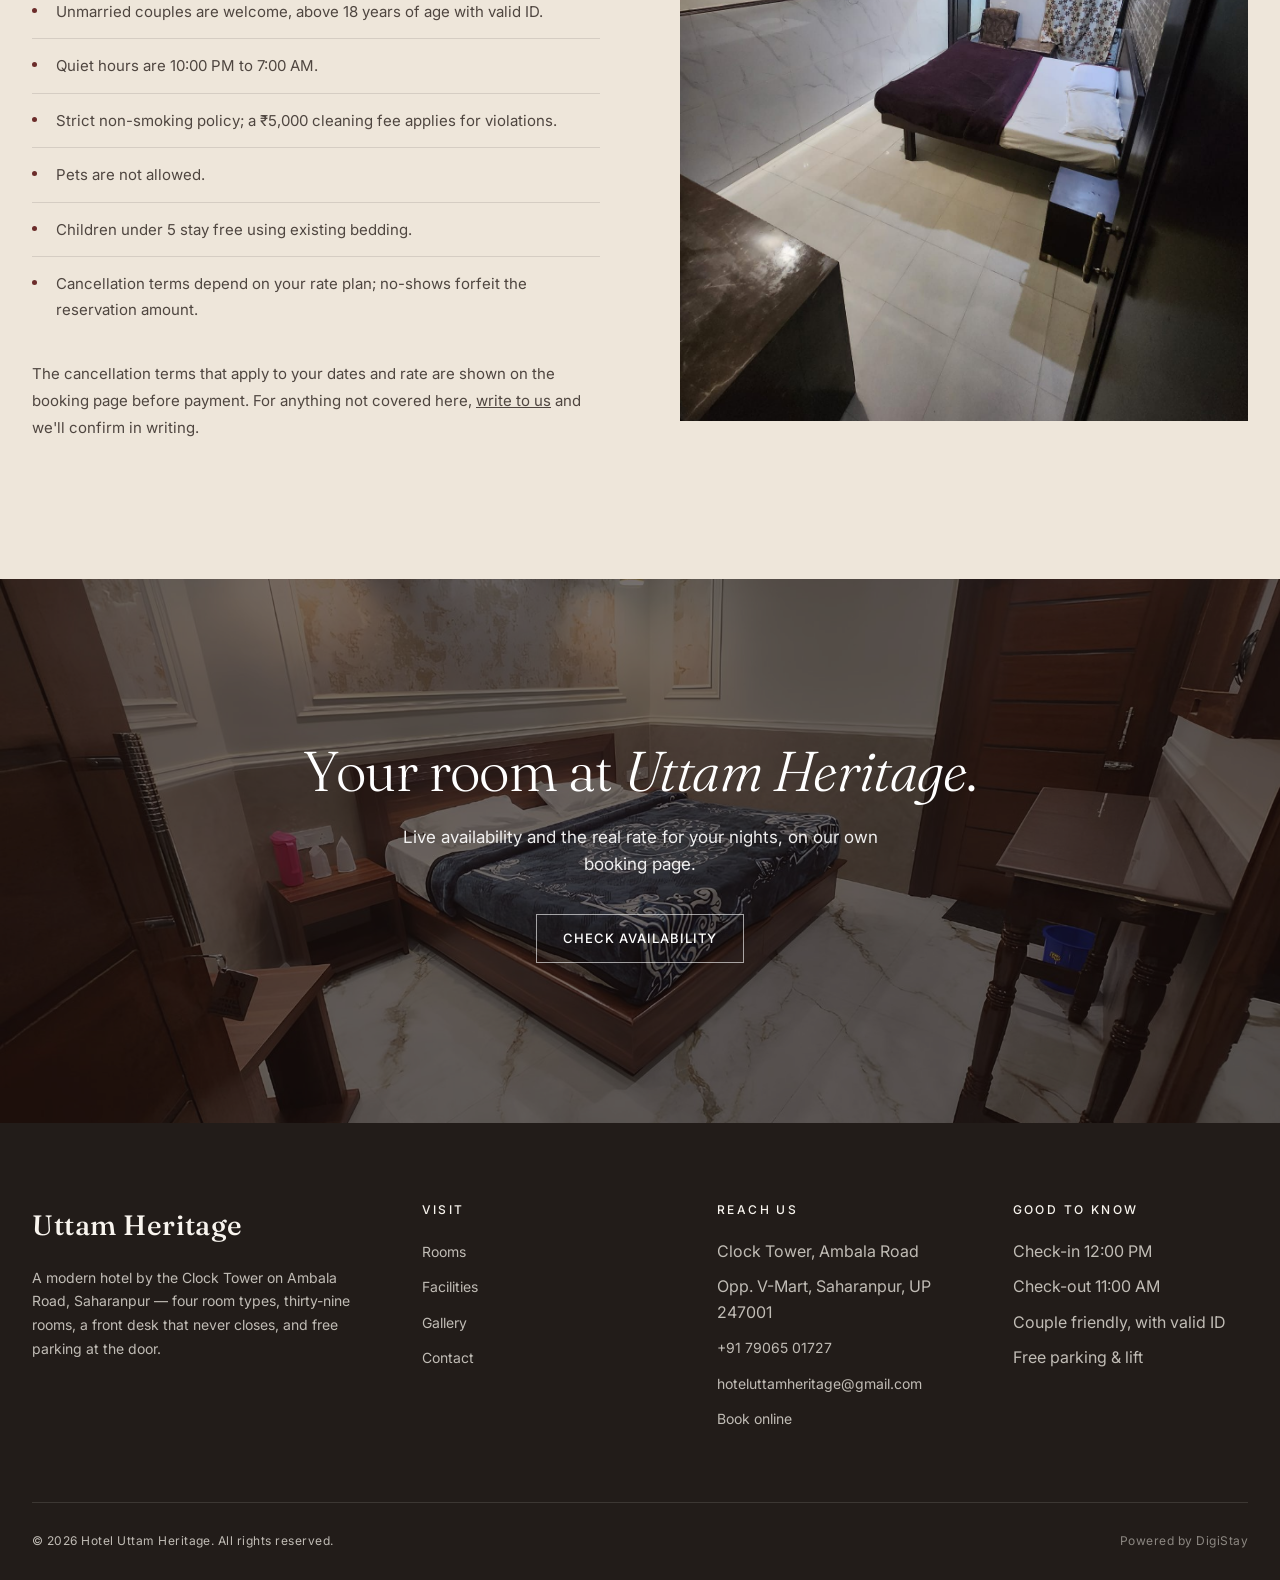
<file: facilities.html>
<!DOCTYPE html>
<html lang="en">
<head>
<meta charset="UTF-8" />
<meta name="viewport" content="width=device-width, initial-scale=1.0" />
<title>Facilities — Hotel Uttam Heritage, Saharanpur</title>
<meta name="description" content="Facilities at Hotel Uttam Heritage, Saharanpur: 24x7 front desk, lift, free parking, power backup, WiFi, room service, CCTV, housekeeping and laundry. House rules and policies." />

<link rel="preconnect" href="https://fonts.googleapis.com">
<link rel="preconnect" href="https://fonts.gstatic.com" crossorigin>
<link href="https://fonts.googleapis.com/css2?family=Fraunces:opsz,wght@9..144,300;9..144,400;9..144,500;9..144,600&family=Inter:wght@300;400;500;600&display=swap" rel="stylesheet">
<link rel="stylesheet" href="styles.css">
</head>
<body>

<!-- ═══════════════════ NAV ═══════════════════ -->
<nav class="nav" id="nav">
  <div class="container nav-inner">
    <a href="index.html" class="logo">Uttam Heritage</a>
    <ul class="nav-links">
      <li><a href="rooms.html">Rooms</a></li>
      <li><a href="facilities.html" class="active">Facilities</a></li>
      <li><a href="gallery.html">Gallery</a></li>
      <li><a href="contact.html">Contact</a></li>
    </ul>
    <a href="index.html#book" class="nav-cta" data-book>Book Now</a>
    <button class="menu-toggle" aria-label="Menu">☰</button>
  </div>
</nav>

<!-- ═══════════════════ PAGE HERO ═══════════════════ -->
<section class="page-hero">
  <div class="page-hero-bg" style="background-image: url('images/hero-executive.jpg');"></div>
  <div class="container">
    <span class="eyebrow">Facilities</span>
    <h1>Everything a city stay needs,<br/> <em>done properly.</em></h1>
    <p>No spa, no pool, no rooftop bar — this is a city hotel for people with somewhere to be. What's here is here because guests actually use it, and all of it is listed below without rounding up.</p>
  </div>
</section>

<!-- ═══════════════════ FACILITIES DETAIL ═══════════════════ -->
<section style="padding: 120px 0;">
  <div class="container">

    <article class="facility-row">
      <div class="facility-row-image"><img src="images/executive-room-view.jpg" alt="An Executive Room at Hotel Uttam Heritage, made up and ready for a late arrival" /></div>
      <div class="facility-row-body">
        <span class="eyebrow">01 — Round the Clock</span>
        <h2>Someone's <em>always up.</em></h2>
        <p>The front desk is staffed 24 hours a day, every day — which matters more than it sounds when your train gets in at two in the morning or your cab leaves at five.</p>
        <p>Early check-in and late check-out can be arranged on request, subject to the room being free.</p>
        <ul>
          <li>24x7 front desk &amp; reception</li>
          <li>Early check-in / late check-out, on request</li>
          <li>Intercom in the rooms</li>
          <li>Common seating area</li>
        </ul>
      </div>
    </article>

    <article class="facility-row reverse">
      <div class="facility-row-image"><img src="images/deluxe-cover-1.jpg" alt="A Deluxe Room at Hotel Uttam Heritage with a textured feature wall" /></div>
      <div class="facility-row-body">
        <span class="eyebrow">02 — Arriving</span>
        <h2>Park, and <em>take the lift.</em></h2>
        <p>Parking at the hotel is free, and a lift runs to every floor, so there is no hauling bags up the stairs. The hotel is right on Ambala Road opposite V-Mart, by the Clock Tower — easy to find, and easy to give a driver directions to.</p>
        <p>Full power backup keeps the lift, lights and geysers running through any outage.</p>
        <ul>
          <li>Free on-site parking</li>
          <li>Elevator / lift</li>
          <li>Power backup</li>
          <li>On Ambala Road, opp. V-Mart</li>
        </ul>
      </div>
    </article>

    <article class="facility-row">
      <div class="facility-row-image"><img src="images/executive-cover-1.jpg" alt="An Executive Room at Hotel Uttam Heritage with a carved sofa and walnut panelling" /></div>
      <div class="facility-row-body">
        <span class="eyebrow">03 — Dining</span>
        <h2>Room service, <em>and a kitchen.</em></h2>
        <p>There is an in-house kitchen and room service to the door. Breakfast, half board and all-inclusive meal plans can be added when you book, so the food is sorted before you arrive.</p>
        <p>Outside food isn't permitted in the rooms without prior permission from the management.</p>
        <ul>
          <li>In-house kitchen</li>
          <li>Room service</li>
          <li>Breakfast &amp; meal plans, bookable online</li>
          <li>Common seating area</li>
        </ul>
      </div>
    </article>

    <article class="facility-row reverse">
      <div class="facility-row-image"><img src="images/deluxe-cover-3.jpg" alt="A Deluxe Room at Hotel Uttam Heritage with a mosaic stone feature wall" /></div>
      <div class="facility-row-body">
        <span class="eyebrow">04 — Couples &amp; Families</span>
        <h2>Everyone's <em>welcome.</em></h2>
        <p>Uttam Heritage is couple friendly: guests over 18 are welcome with valid photo ID, and reception won't make it awkward. Deluxe and Executive Rooms sleep up to four, for families in town for a function.</p>
        <p>Children under five stay free using existing bedding. An extra floor mattress can be added on request, at a charge.</p>
        <ul>
          <li>Couple friendly (18+, valid ID)</li>
          <li>Rooms that sleep four</li>
          <li>Children under 5 stay free</li>
          <li>Extra mattress on request</li>
        </ul>
      </div>
    </article>

    <article class="facility-row">
      <div class="facility-row-image"><img src="images/executive-mirror.jpg" alt="An Executive Room at Hotel Uttam Heritage, seen through its full-length mirror" /></div>
      <div class="facility-row-body">
        <span class="eyebrow">05 — Safety</span>
        <h2>Safe, <em>and seen to.</em></h2>
        <p>CCTV covers the property, every floor has fire extinguishers and smoke detectors, and there is first aid at the front desk. Valid photo ID is required from every guest at check-in — no exceptions.</p>
        <p>Daily housekeeping and a laundry service keep the rooms fresh through a longer stay.</p>
        <ul>
          <li>CCTV surveillance</li>
          <li>Fire extinguishers</li>
          <li>Smoke detectors</li>
          <li>First-aid services</li>
          <li>Daily housekeeping</li>
          <li>Laundry service</li>
        </ul>
      </div>
    </article>

    <article class="facility-row reverse">
      <div class="facility-row-image"><img src="images/executive-bathroom.jpg" alt="A white vessel basin on a stone vanity in an Executive Room bathroom" /></div>
      <div class="facility-row-body">
        <span class="eyebrow">06 — In the Room</span>
        <h2>Work, wash, <em>sleep.</em></h2>
        <p>Every room has an attached bathroom with a geyser, a shower and hot and cold water, fresh towels and a toiletries kit. There is a TV in every room — a smart TV in the Executive Rooms — a wardrobe, a mirror, and WiFi throughout.</p>
        <p>The Standard A/C, Deluxe and Executive Rooms are the ones to choose in the summer months.</p>
        <ul>
          <li>WiFi</li>
          <li>Air conditioning (A/C rooms)</li>
          <li>Attached bathroom, geyser, shower</li>
          <li>TV — smart TV in Executive</li>
          <li>Toiletries &amp; towels</li>
          <li>Wardrobe &amp; mirror</li>
        </ul>
      </div>
    </article>

  </div>
</section>

<!-- ═══════════════════ HOUSE RULES ═══════════════════ -->
<section class="welcome" style="background: var(--bg-alt);">
  <div class="container">
    <div class="welcome-grid">
      <div class="welcome-text">
        <span class="eyebrow">House Rules</span>
        <h2 class="section-title">The <em>short version.</em></h2>
        <p>Nothing here should surprise you at the desk. The full policy is shown again on the booking page before you pay.</p>
        <ul class="policy-list">
          <li>Check-in is 12:00 PM, check-out is 11:00 AM.</li>
          <li>Valid photo ID is required for every guest — no check-in without it.</li>
          <li>Unmarried couples are welcome, above 18 years of age with valid ID.</li>
          <li>Quiet hours are 10:00 PM to 7:00 AM.</li>
          <li>Strict non-smoking policy; a ₹5,000 cleaning fee applies for violations.</li>
          <li>Pets are not allowed.</li>
          <li>Children under 5 stay free using existing bedding.</li>
          <li>Cancellation terms depend on your rate plan; no-shows forfeit the reservation amount.</li>
        </ul>
        <p style="margin-top: 24px; font-size: 15px;">The cancellation terms that apply to your dates and rate are shown on the booking page before payment. For anything not covered here, <a href="contact.html" style="text-decoration: underline;">write to us</a> and we'll confirm in writing.</p>
      </div>
      <div class="welcome-image">
        <img src="images/standard-cover-3.jpg" alt="A Standard A/C Room at Hotel Uttam Heritage, made up and ready" />
      </div>
    </div>
  </div>
</section>

<!-- ═══════════════════ CTA BANNER ═══════════════════ -->
<section class="cta-banner">
  <div class="container">
    <h2>Your room at <em>Uttam Heritage</em>.</h2>
    <p>Live availability and the real rate for your nights, on our own booking page.</p>
    <a href="index.html#book" class="btn btn-ghost" data-book>Check Availability</a>
  </div>
</section>

<!-- ═══════════════════ FOOTER ═══════════════════ -->
<footer>
  <div class="container">
    <div class="footer-grid">
      <div class="footer-brand">
        <a href="index.html" class="logo">Uttam Heritage</a>
        <p>A modern hotel by the Clock Tower on Ambala Road, Saharanpur — four room types, thirty-nine rooms, a front desk that never closes, and free parking at the door.</p>
      </div>
      <div class="footer-col">
        <h4>Visit</h4>
        <ul>
          <li><a href="rooms.html">Rooms</a></li>
          <li><a href="facilities.html">Facilities</a></li>
          <li><a href="gallery.html">Gallery</a></li>
          <li><a href="contact.html">Contact</a></li>
        </ul>
      </div>
      <div class="footer-col">
        <h4>Reach Us</h4>
        <ul>
          <li>Clock Tower, Ambala Road</li>
          <li>Opp. V-Mart, Saharanpur, UP 247001</li>
          <li><a href="tel:+917906501727">+91 79065 01727</a></li>
          <li><a href="mailto:hoteluttamheritage@gmail.com">hoteluttamheritage@gmail.com</a></li>
          <li><a href="https://digibooking.in/H179" target="_blank" rel="noopener">Book online</a></li>
        </ul>
      </div>
      <div class="footer-col">
        <h4>Good to Know</h4>
        <ul>
          <li>Check-in 12:00 PM</li>
          <li>Check-out 11:00 AM</li>
          <li>Couple friendly, with valid ID</li>
          <li>Free parking &amp; lift</li>
        </ul>
      </div>
    </div>
    <div class="footer-bottom">
      <div>© <span data-year>2026</span> Hotel Uttam Heritage. All rights reserved.</div>
      <div class="powered">Powered by DigiStay</div>
    </div>
  </div>
</footer>

<script src="script.js" defer></script>
</body>
</html>
</file>
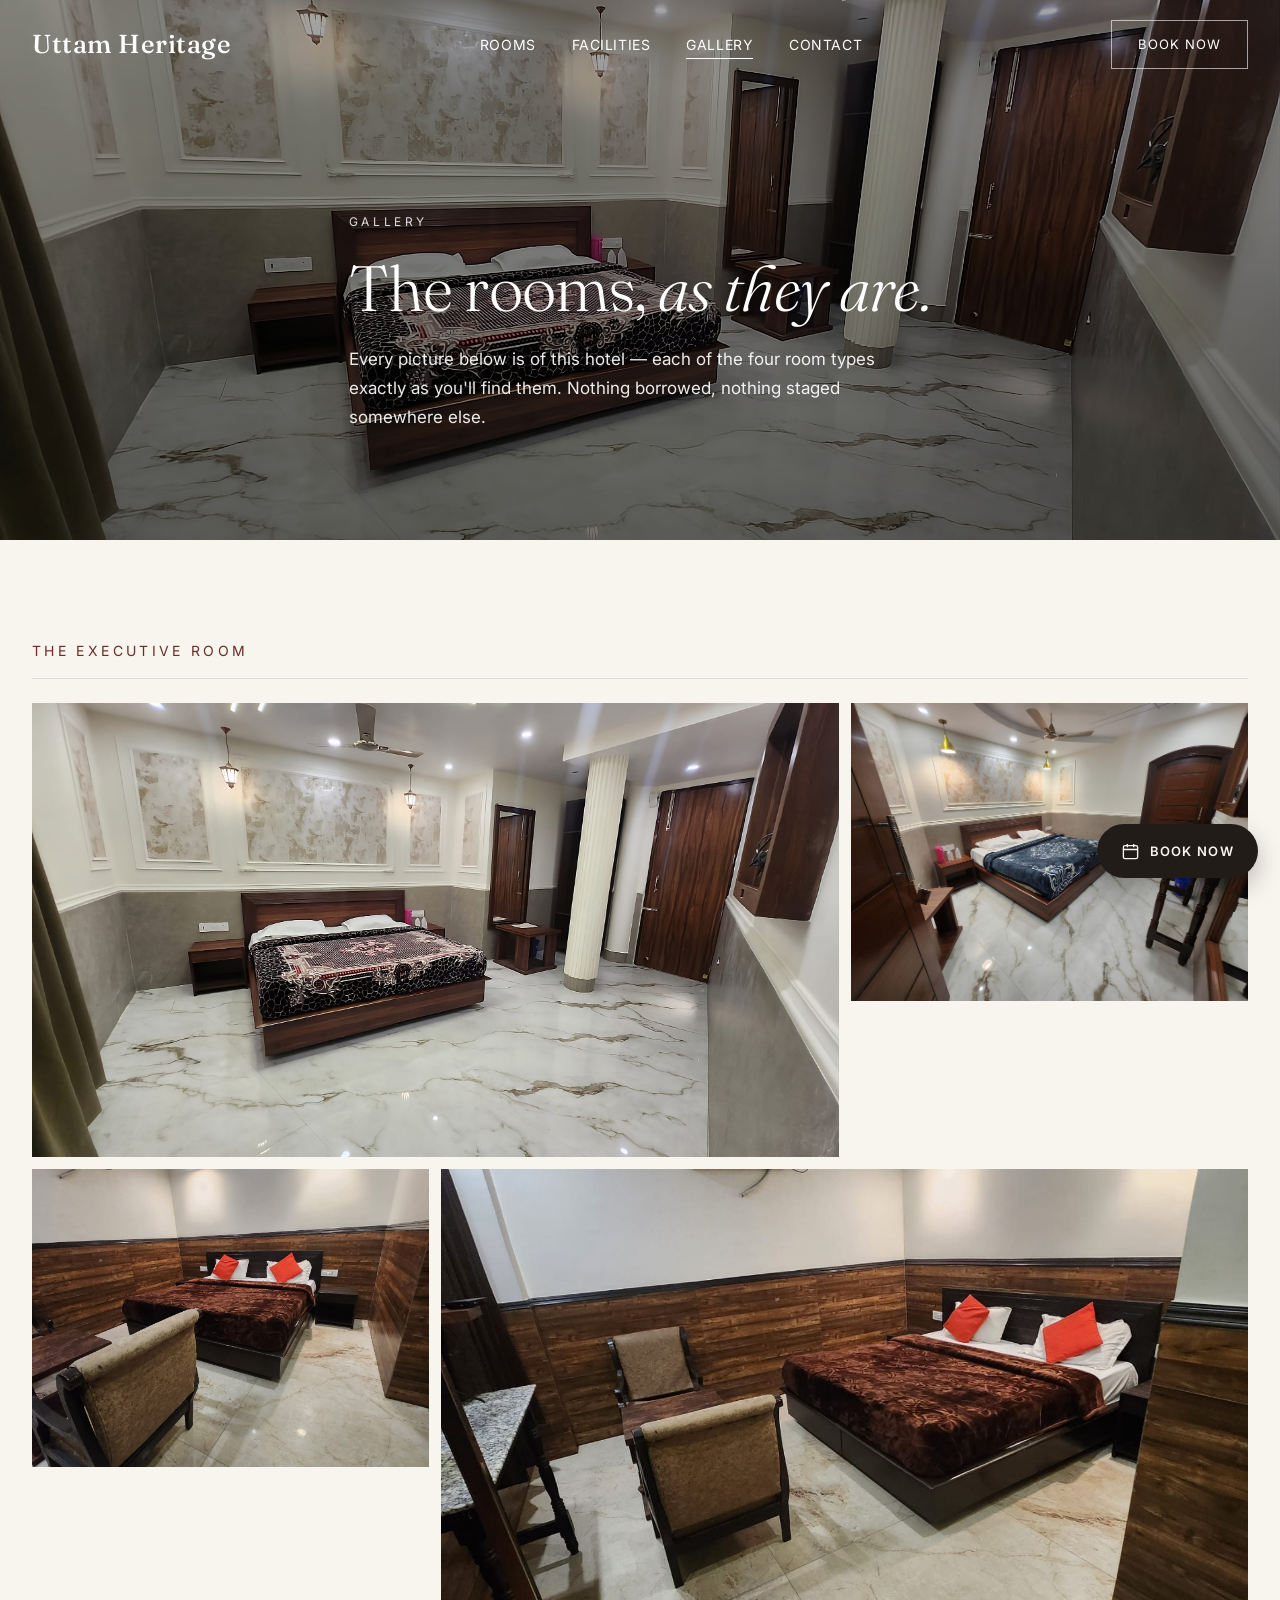
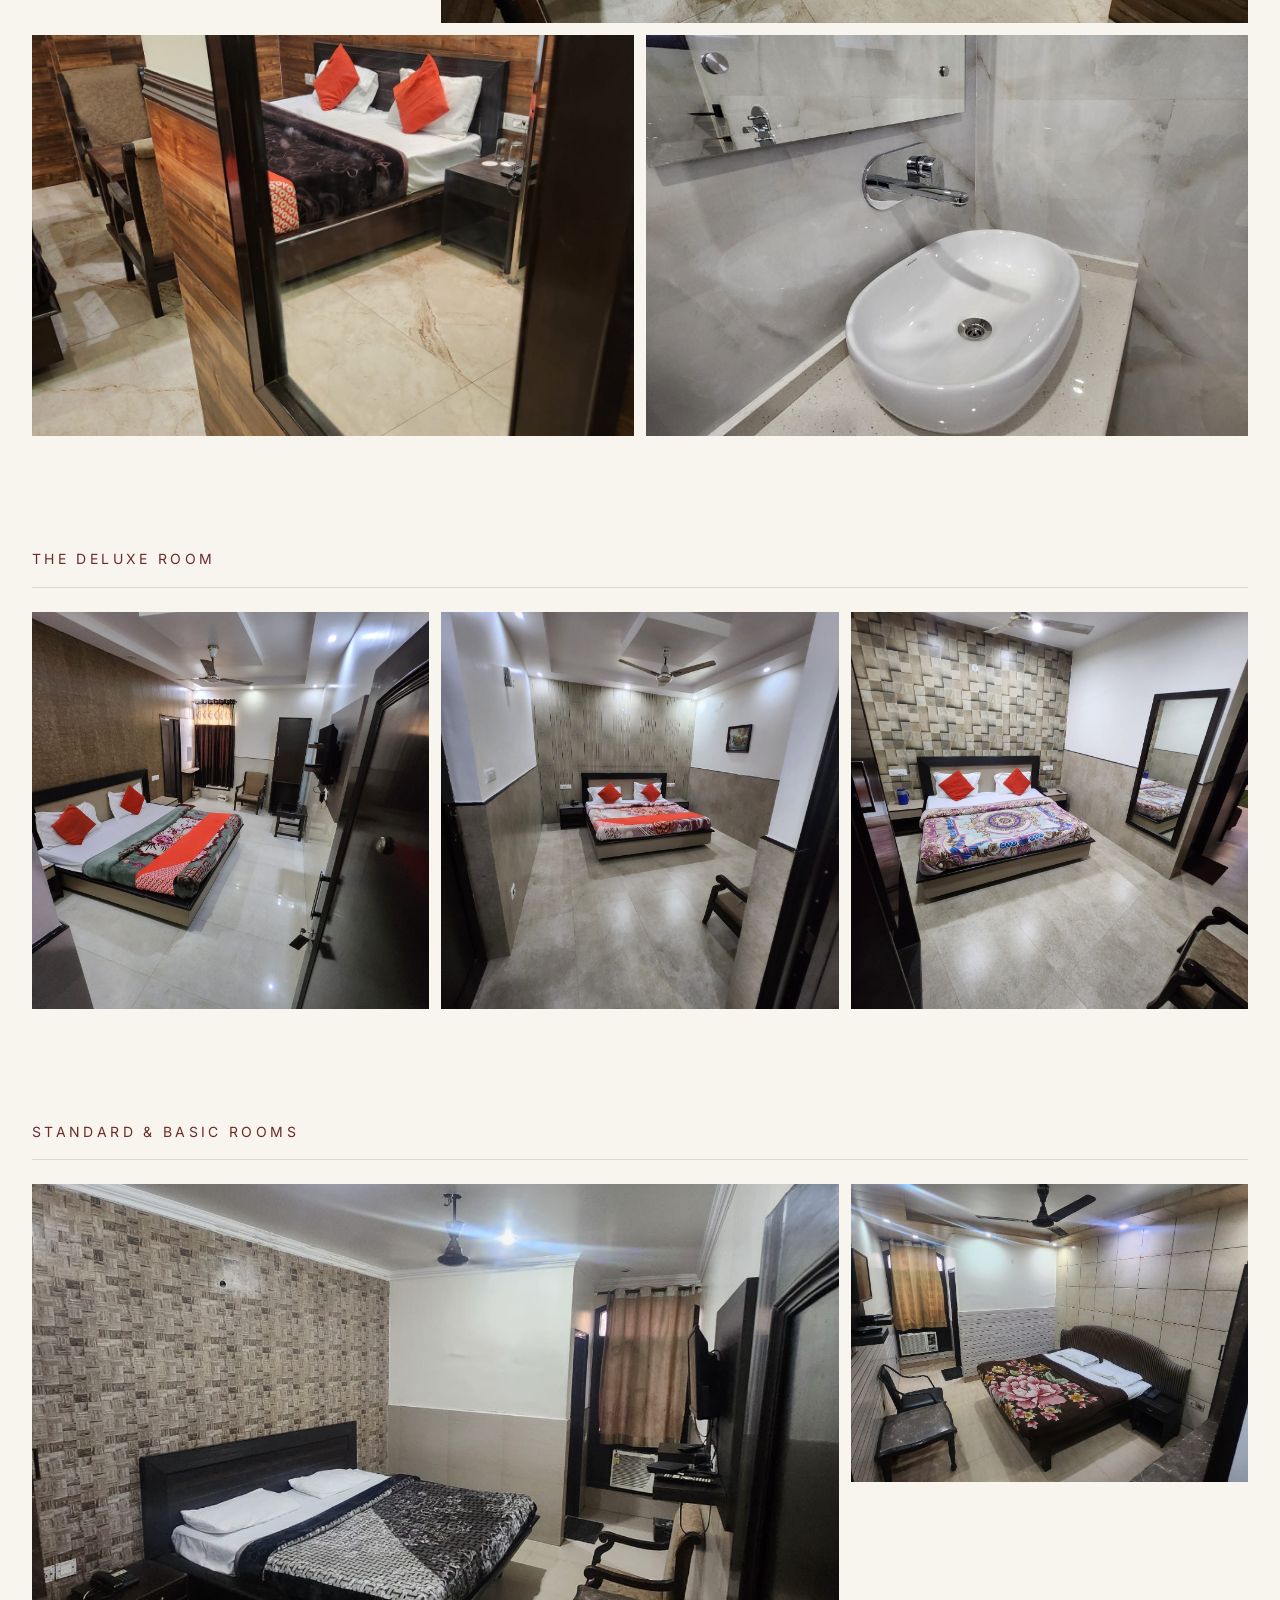
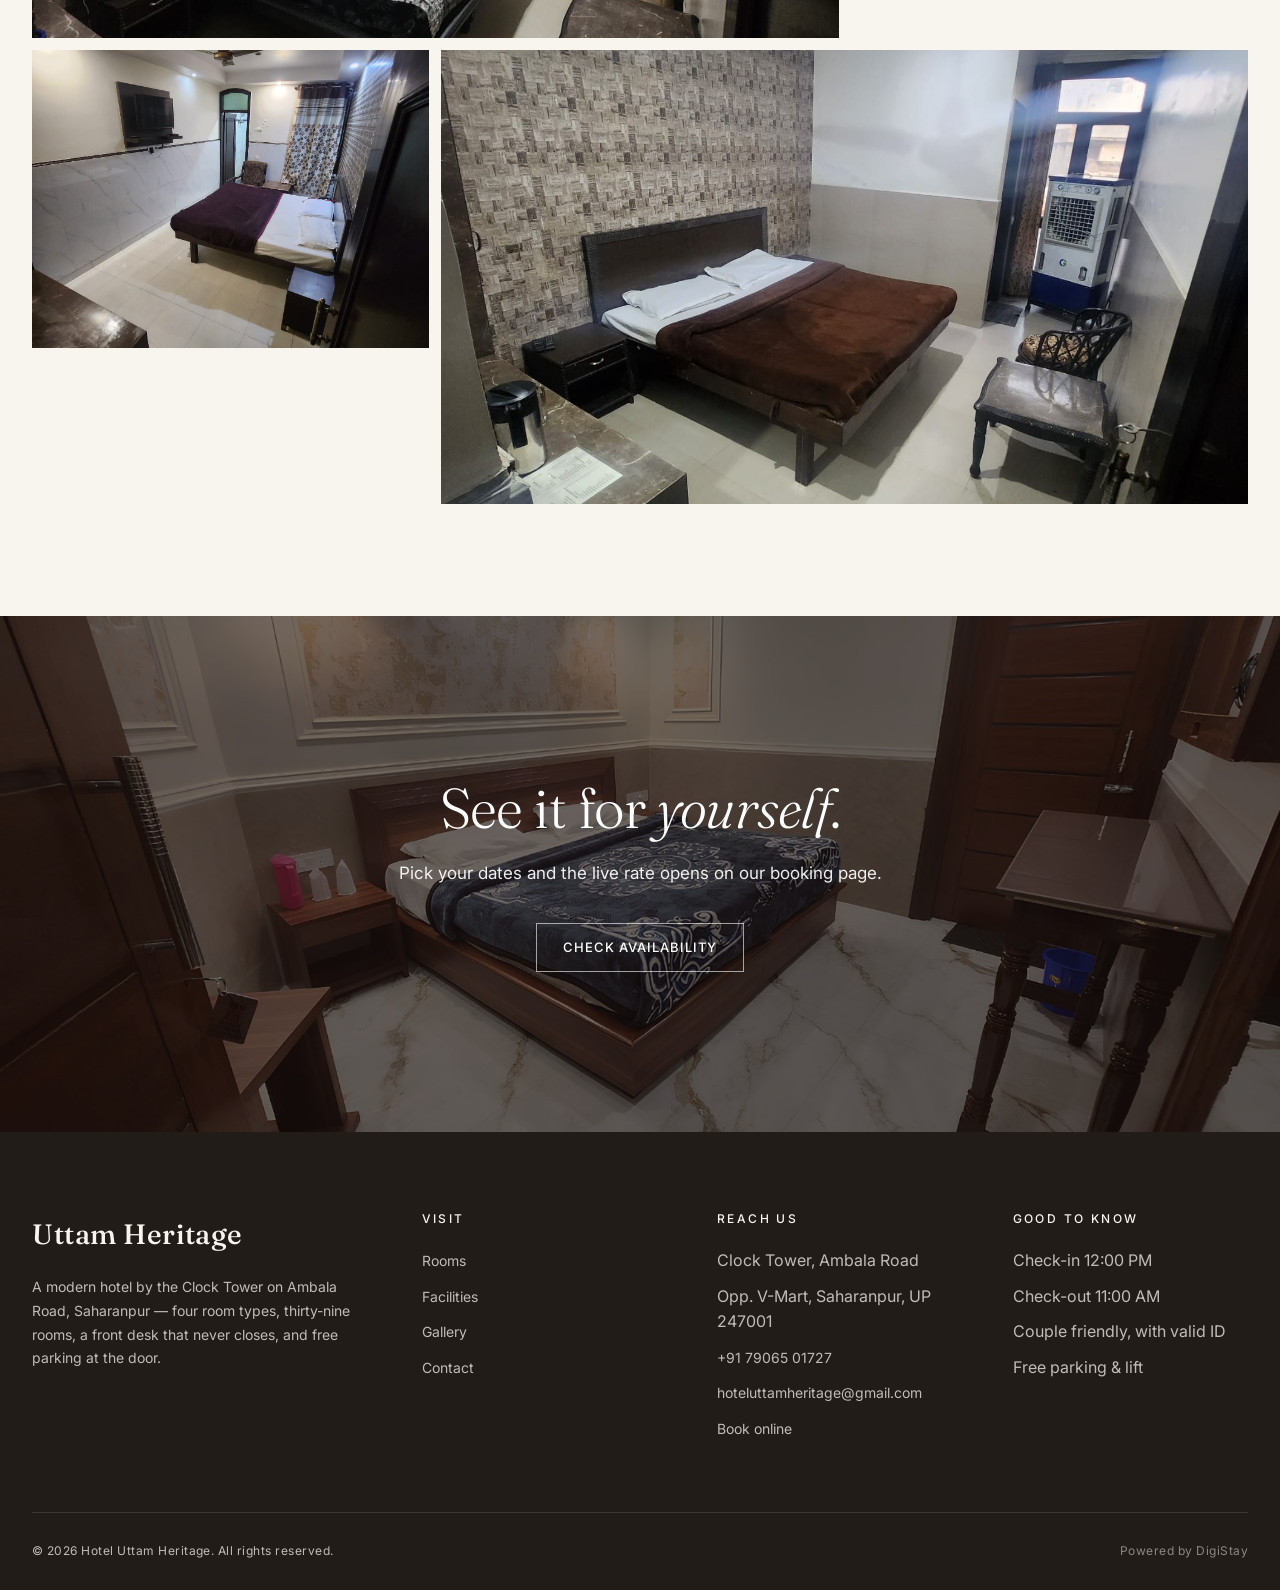
<file: gallery.html>
<!DOCTYPE html>
<html lang="en">
<head>
<meta charset="UTF-8" />
<meta name="viewport" content="width=device-width, initial-scale=1.0" />
<title>Gallery — Hotel Uttam Heritage, Saharanpur</title>
<meta name="description" content="Photographs of Hotel Uttam Heritage, Saharanpur — the Executive, Deluxe, Standard A/C and Basic rooms, exactly as they are." />

<link rel="preconnect" href="https://fonts.googleapis.com">
<link rel="preconnect" href="https://fonts.gstatic.com" crossorigin>
<link href="https://fonts.googleapis.com/css2?family=Fraunces:opsz,wght@9..144,300;9..144,400;9..144,500;9..144,600&family=Inter:wght@300;400;500;600&display=swap" rel="stylesheet">
<link rel="stylesheet" href="styles.css">
</head>
<body>

<!-- ═══════════════════ NAV ═══════════════════ -->
<nav class="nav" id="nav">
  <div class="container nav-inner">
    <a href="index.html" class="logo">Uttam Heritage</a>
    <ul class="nav-links">
      <li><a href="rooms.html">Rooms</a></li>
      <li><a href="facilities.html">Facilities</a></li>
      <li><a href="gallery.html" class="active">Gallery</a></li>
      <li><a href="contact.html">Contact</a></li>
    </ul>
    <a href="index.html#book" class="nav-cta" data-book>Book Now</a>
    <button class="menu-toggle" aria-label="Menu">☰</button>
  </div>
</nav>

<!-- ═══════════════════ PAGE HERO ═══════════════════ -->
<section class="page-hero">
  <div class="page-hero-bg" style="background-image: url('images/hero-executive.jpg');"></div>
  <div class="container">
    <span class="eyebrow">Gallery</span>
    <h1>The rooms, <em>as they are.</em></h1>
    <p>Every picture below is of this hotel — each of the four room types exactly as you'll find them. Nothing borrowed, nothing staged somewhere else.</p>
  </div>
</section>

<!-- ═══════════════════ GALLERY SECTIONS ═══════════════════ -->

<section class="gallery-section">
  <div class="container">
    <div class="gallery-section-title">The Executive Room</div>
    <div class="gallery-full layout-a">
      <div class="g-item"><img src="images/hero-executive.jpg" alt="Executive Room — a double bed on a polished marble floor under strip lighting" loading="lazy" /></div>
      <div class="g-item"><img src="images/executive-cover-2.jpg" alt="Executive Room — brass pendant lamps and a panelled feature wall" loading="lazy" /></div>
      <div class="g-item"><img src="images/executive-cover-1.jpg" alt="Executive Room — walnut panelling and a carved sofa" loading="lazy" /></div>
      <div class="g-item"><img src="images/executive-room-view.jpg" alt="Executive Room — armchair, double bed and wall-mounted AC" loading="lazy" /></div>
    </div>
    <div class="gallery-full layout-c">
      <div class="g-item"><img src="images/executive-mirror.jpg" alt="The Executive Room reflected in its full-length walnut-framed mirror" loading="lazy" /></div>
      <div class="g-item"><img src="images/executive-bathroom.jpg" alt="Executive Room bathroom — white vessel basin on a stone vanity" loading="lazy" /></div>
    </div>
  </div>
</section>

<section class="gallery-section">
  <div class="container">
    <div class="gallery-section-title">The Deluxe Room</div>
    <div class="gallery-full layout-b">
      <div class="g-item"><img src="images/deluxe-cover-2.jpg" alt="Deluxe Room — double bed against a textured stone-effect wall" loading="lazy" /></div>
      <div class="g-item"><img src="images/deluxe-cover-1.jpg" alt="Deluxe Room — false ceiling and a feature wall behind the bed" loading="lazy" /></div>
      <div class="g-item"><img src="images/deluxe-cover-3.jpg" alt="Deluxe Room — mosaic stone wall and full-length mirror" loading="lazy" /></div>
    </div>
  </div>
</section>

<section class="gallery-section">
  <div class="container">
    <div class="gallery-section-title">Standard &amp; Basic Rooms</div>
    <div class="gallery-full layout-a">
      <div class="g-item"><img src="images/standard-cover-1.jpg" alt="Standard A/C Room — double bed with a patterned feature wall" loading="lazy" /></div>
      <div class="g-item"><img src="images/standard-cover-2.jpg" alt="Standard A/C Room at Hotel Uttam Heritage" loading="lazy" /></div>
      <div class="g-item"><img src="images/standard-cover-3.jpg" alt="Standard A/C Room — wall-mounted TV and a made-up bed" loading="lazy" /></div>
      <div class="g-item"><img src="images/basic-cover-1.jpg" alt="Basic Non A/C Room — double bed and a textured feature wall" loading="lazy" /></div>
    </div>
  </div>
</section>

<!-- ═══════════════════ CTA BANNER ═══════════════════ -->
<section class="cta-banner">
  <div class="container">
    <h2>See it for <em>yourself</em>.</h2>
    <p>Pick your dates and the live rate opens on our booking page.</p>
    <a href="index.html#book" class="btn btn-ghost" data-book>Check Availability</a>
  </div>
</section>

<!-- ═══════════════════ FOOTER ═══════════════════ -->
<footer>
  <div class="container">
    <div class="footer-grid">
      <div class="footer-brand">
        <a href="index.html" class="logo">Uttam Heritage</a>
        <p>A modern hotel by the Clock Tower on Ambala Road, Saharanpur — four room types, thirty-nine rooms, a front desk that never closes, and free parking at the door.</p>
      </div>
      <div class="footer-col">
        <h4>Visit</h4>
        <ul>
          <li><a href="rooms.html">Rooms</a></li>
          <li><a href="facilities.html">Facilities</a></li>
          <li><a href="gallery.html">Gallery</a></li>
          <li><a href="contact.html">Contact</a></li>
        </ul>
      </div>
      <div class="footer-col">
        <h4>Reach Us</h4>
        <ul>
          <li>Clock Tower, Ambala Road</li>
          <li>Opp. V-Mart, Saharanpur, UP 247001</li>
          <li><a href="tel:+917906501727">+91 79065 01727</a></li>
          <li><a href="mailto:hoteluttamheritage@gmail.com">hoteluttamheritage@gmail.com</a></li>
          <li><a href="https://digibooking.in/H179" target="_blank" rel="noopener">Book online</a></li>
        </ul>
      </div>
      <div class="footer-col">
        <h4>Good to Know</h4>
        <ul>
          <li>Check-in 12:00 PM</li>
          <li>Check-out 11:00 AM</li>
          <li>Couple friendly, with valid ID</li>
          <li>Free parking &amp; lift</li>
        </ul>
      </div>
    </div>
    <div class="footer-bottom">
      <div>© <span data-year>2026</span> Hotel Uttam Heritage. All rights reserved.</div>
      <div class="powered">Powered by DigiStay</div>
    </div>
  </div>
</footer>

<script src="script.js" defer></script>
</body>
</html>
</file>
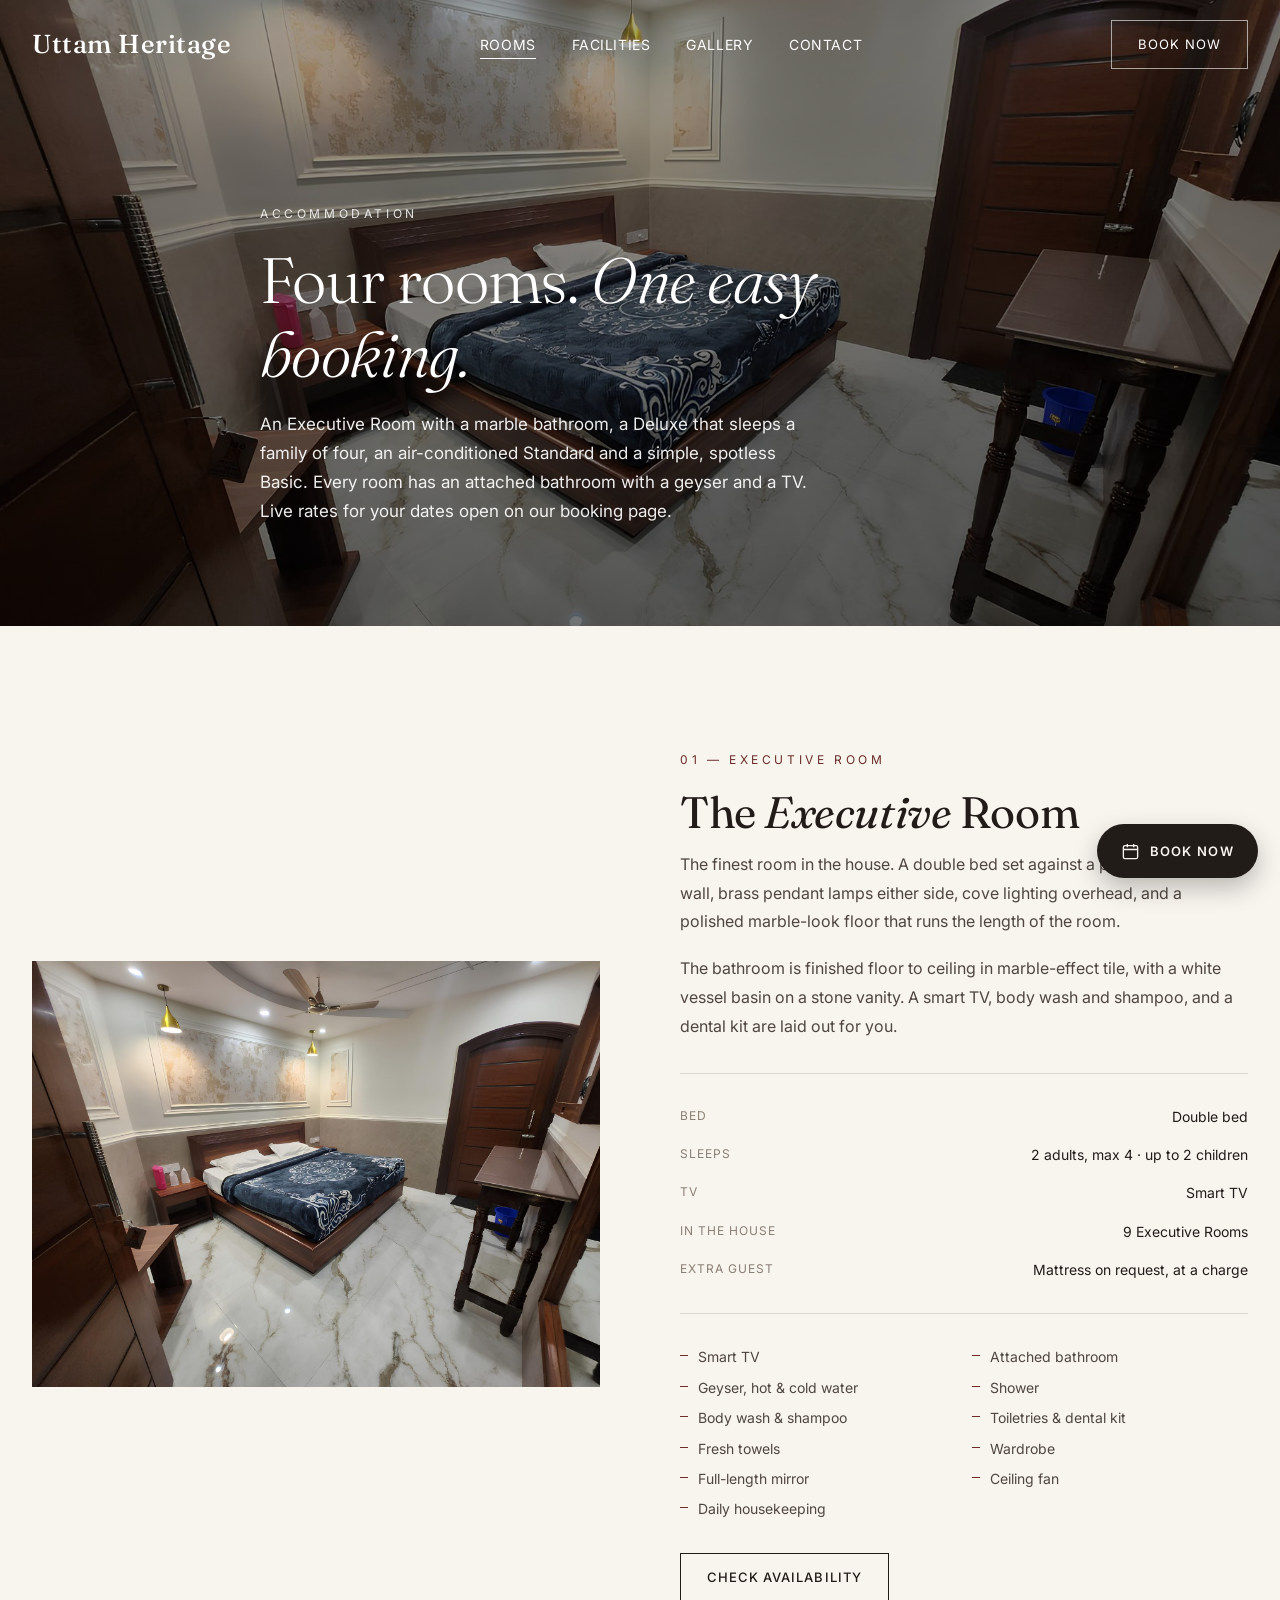
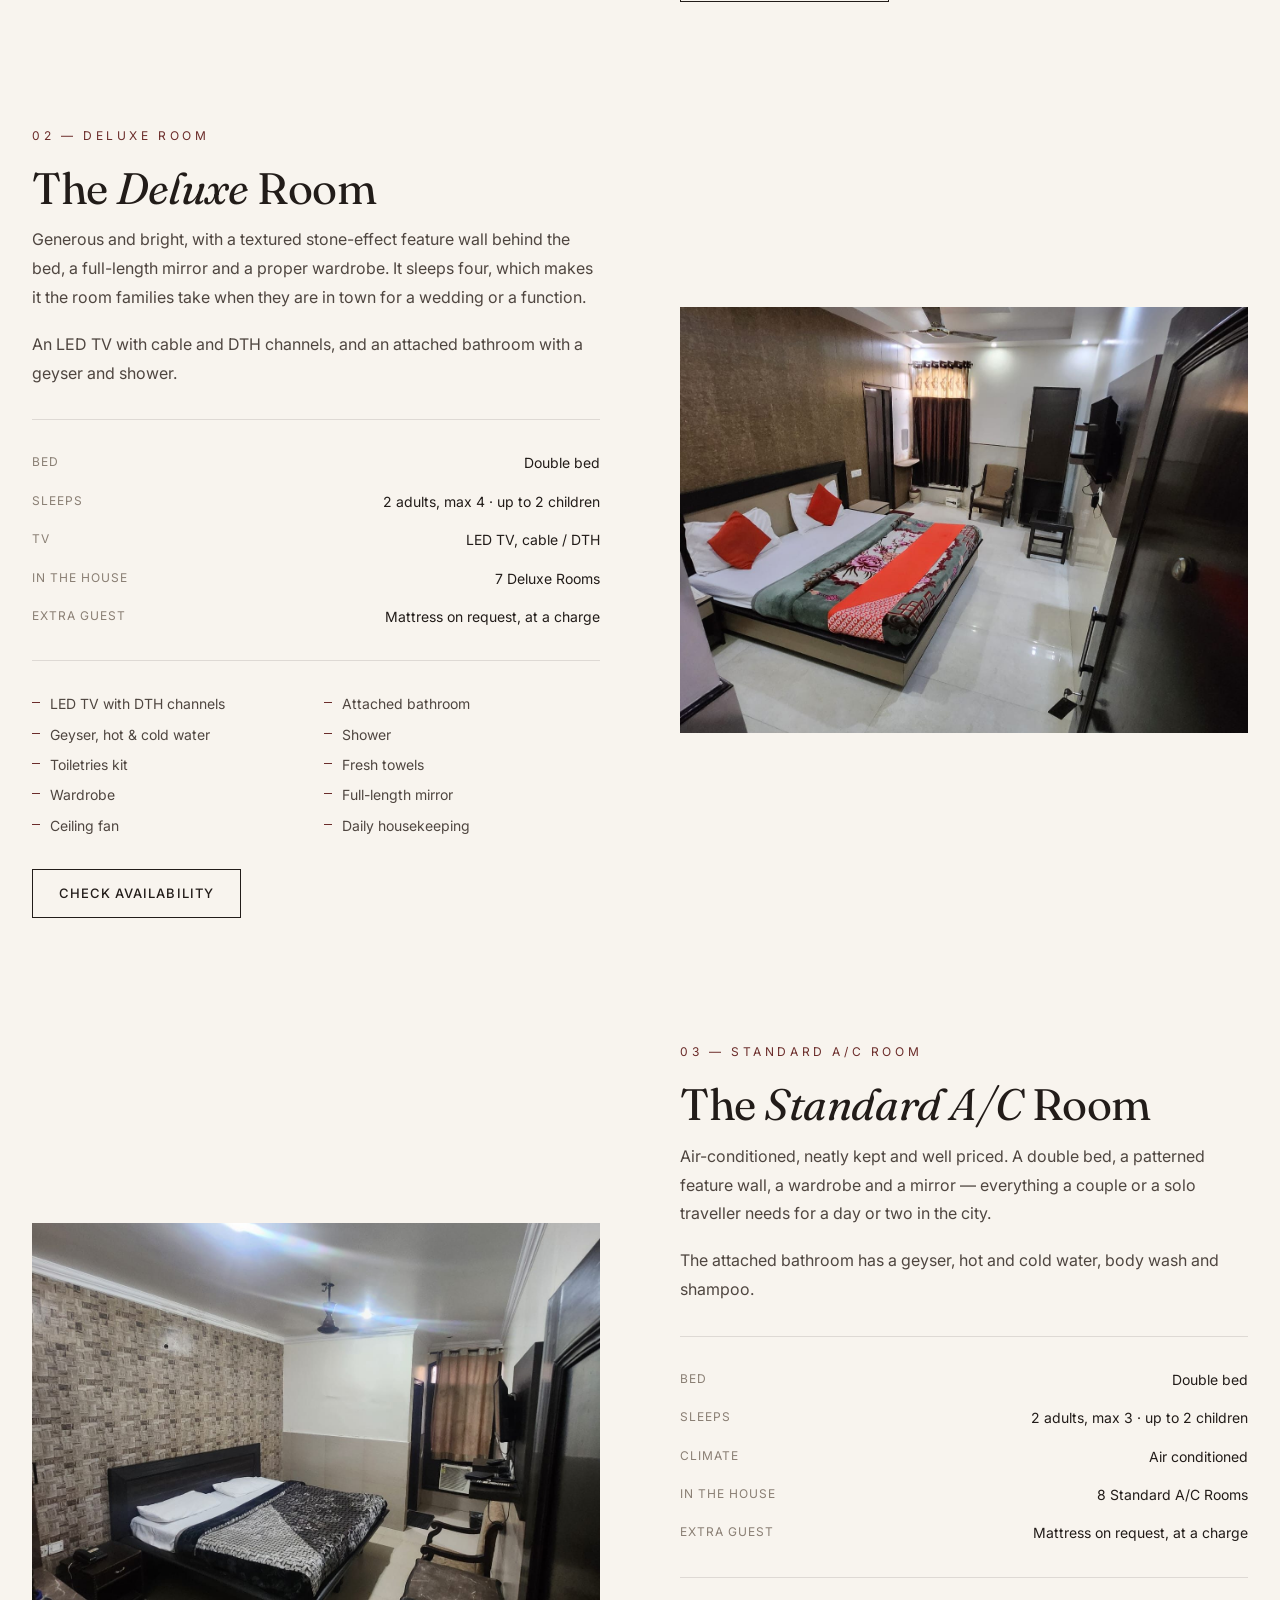
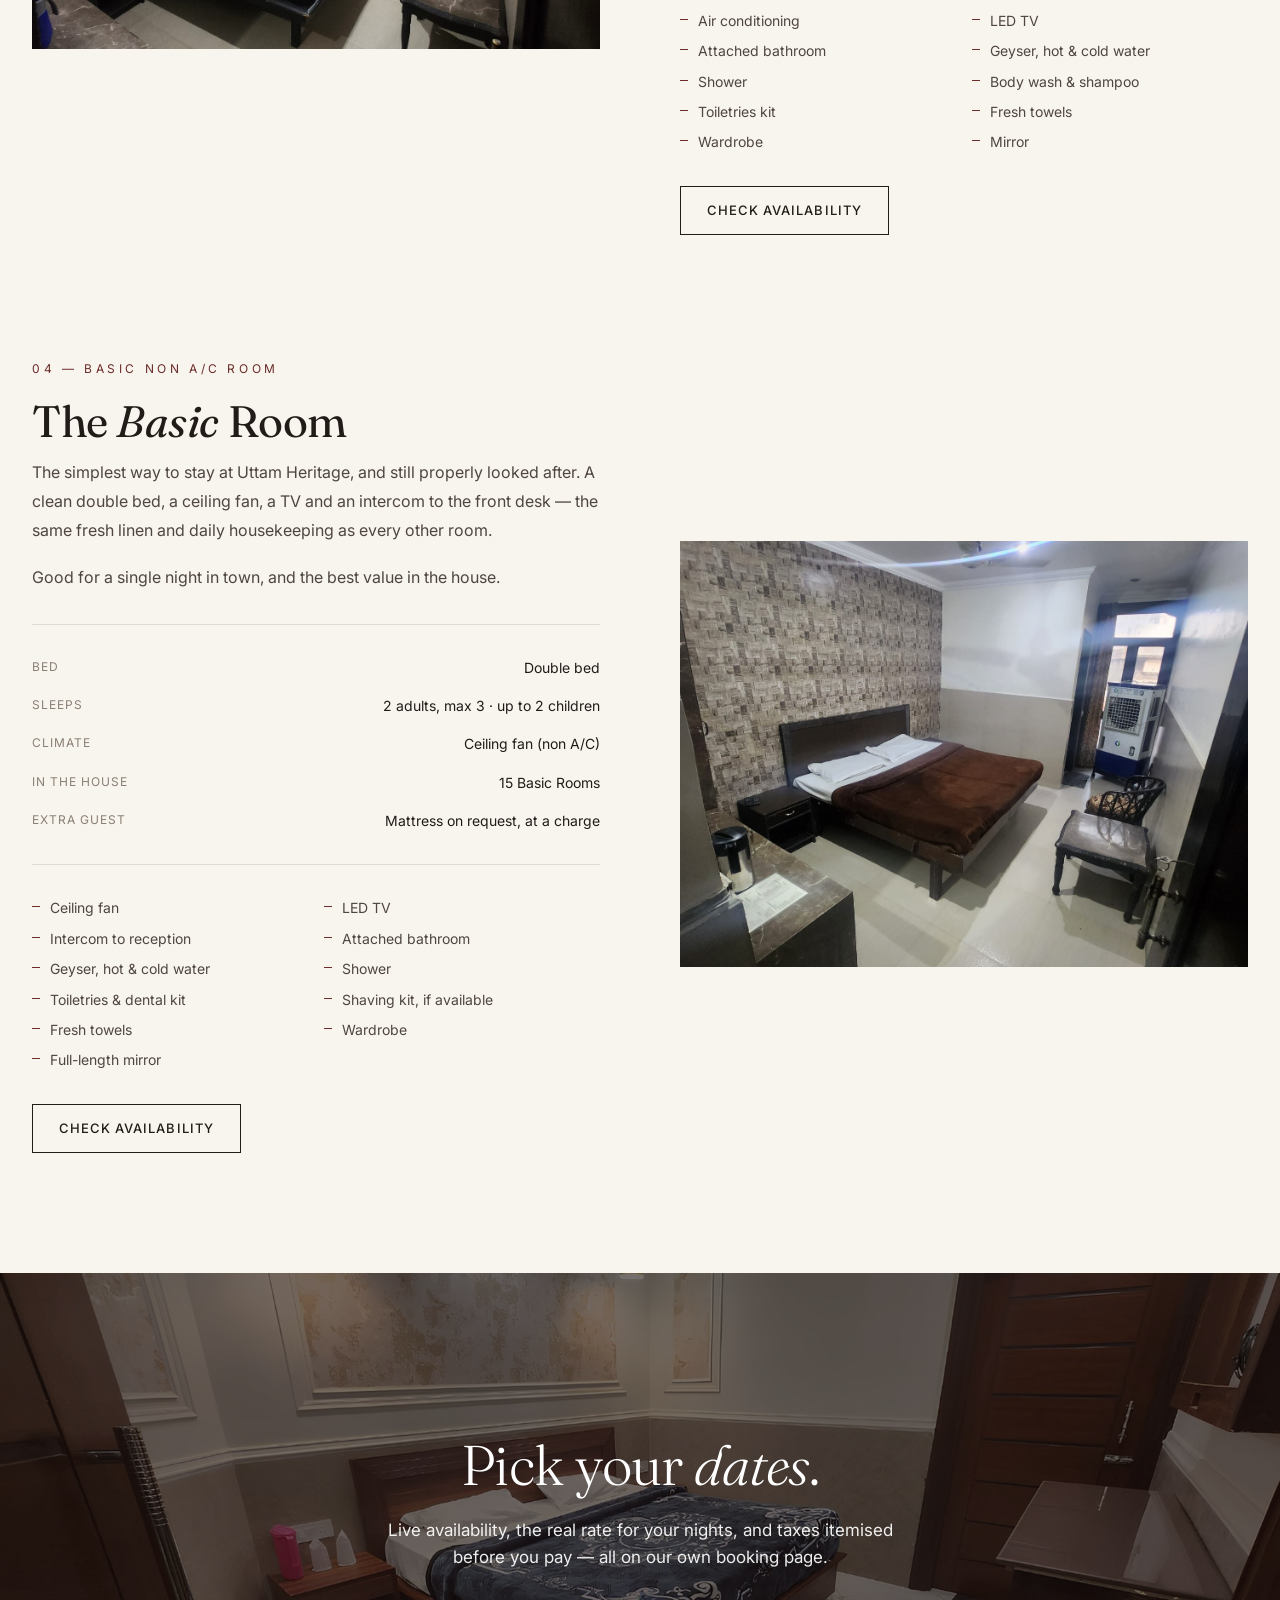
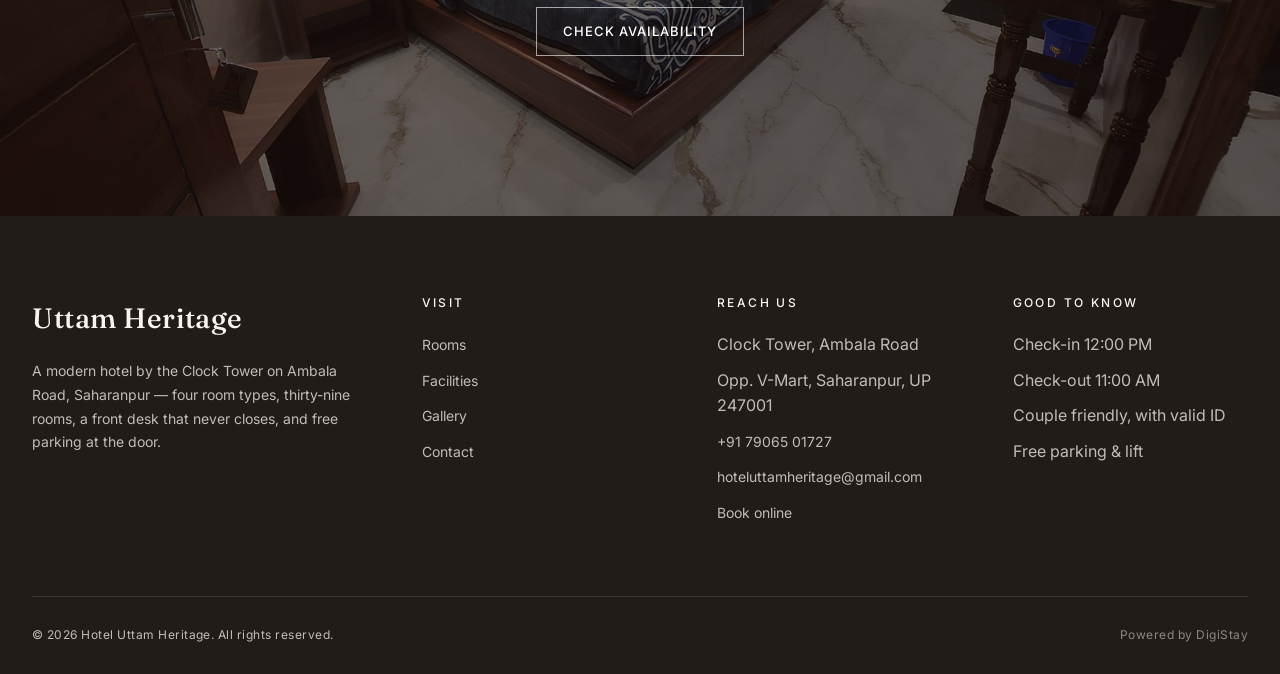
<file: rooms.html>
<!DOCTYPE html>
<html lang="en">
<head>
<meta charset="UTF-8" />
<meta name="viewport" content="width=device-width, initial-scale=1.0" />
<title>Rooms — Hotel Uttam Heritage, Saharanpur</title>
<meta name="description" content="Four room types at Hotel Uttam Heritage, Saharanpur — Executive, Deluxe, Standard A/C and Basic Non A/C rooms, all with attached bathrooms, geysers and TVs. Book direct for live rates." />

<link rel="preconnect" href="https://fonts.googleapis.com">
<link rel="preconnect" href="https://fonts.gstatic.com" crossorigin>
<link href="https://fonts.googleapis.com/css2?family=Fraunces:opsz,wght@9..144,300;9..144,400;9..144,500;9..144,600&family=Inter:wght@300;400;500;600&display=swap" rel="stylesheet">
<link rel="stylesheet" href="styles.css">
</head>
<body>

<!-- ═══════════════════ NAV ═══════════════════ -->
<nav class="nav" id="nav">
  <div class="container nav-inner">
    <a href="index.html" class="logo">Uttam Heritage</a>
    <ul class="nav-links">
      <li><a href="rooms.html" class="active">Rooms</a></li>
      <li><a href="facilities.html">Facilities</a></li>
      <li><a href="gallery.html">Gallery</a></li>
      <li><a href="contact.html">Contact</a></li>
    </ul>
    <a href="index.html#book" class="nav-cta" data-book>Book Now</a>
    <button class="menu-toggle" aria-label="Menu">☰</button>
  </div>
</nav>

<!-- ═══════════════════ PAGE HERO ═══════════════════ -->
<section class="page-hero">
  <div class="page-hero-bg" style="background-image: url('images/executive-cover-2.jpg');"></div>
  <div class="container">
    <span class="eyebrow">Accommodation</span>
    <h1>Four rooms. <em>One easy booking.</em></h1>
    <p>An Executive Room with a marble bathroom, a Deluxe that sleeps a family of four, an air-conditioned Standard and a simple, spotless Basic. Every room has an attached bathroom with a geyser and a TV. Live rates for your dates open on our booking page.</p>
  </div>
</section>

<!-- ═══════════════════ ROOMS DETAIL ═══════════════════ -->
<section style="padding: 120px 0;">
  <div class="container">

    <!-- Executive Room -->
    <article class="room-row" id="executive-room">
      <div class="room-row-image">
        <img src="images/executive-cover-2.jpg" alt="Executive Room at Hotel Uttam Heritage — double bed against a panelled feature wall, brass pendant lamps and a polished marble floor" />
      </div>
      <div class="room-row-body">
        <span class="eyebrow">01 — Executive Room</span>
        <h2>The <em>Executive</em> Room</h2>
        <p>The finest room in the house. A double bed set against a panelled feature wall, brass pendant lamps either side, cove lighting overhead, and a polished marble-look floor that runs the length of the room.</p>
        <p>The bathroom is finished floor to ceiling in marble-effect tile, with a white vessel basin on a stone vanity. A smart TV, body wash and shampoo, and a dental kit are laid out for you.</p>
        <ul class="room-spec-list">
          <li><span class="lbl">Bed</span><span class="val">Double bed</span></li>
          <li><span class="lbl">Sleeps</span><span class="val">2 adults, max 4 · up to 2 children</span></li>
          <li><span class="lbl">TV</span><span class="val">Smart TV</span></li>
          <li><span class="lbl">In the house</span><span class="val">9 Executive Rooms</span></li>
          <li><span class="lbl">Extra guest</span><span class="val">Mattress on request, at a charge</span></li>
        </ul>
        <ul class="room-amenities">
          <li>Smart TV</li>
          <li>Attached bathroom</li>
          <li>Geyser, hot &amp; cold water</li>
          <li>Shower</li>
          <li>Body wash &amp; shampoo</li>
          <li>Toiletries &amp; dental kit</li>
          <li>Fresh towels</li>
          <li>Wardrobe</li>
          <li>Full-length mirror</li>
          <li>Ceiling fan</li>
          <li>Daily housekeeping</li>
        </ul>
        <a href="index.html#book" class="btn btn-outline" data-book>Check Availability</a>
      </div>
    </article>

    <!-- Deluxe Room -->
    <article class="room-row reverse" id="deluxe-room">
      <div class="room-row-image">
        <img src="images/deluxe-cover-2.jpg" alt="Deluxe Room at Hotel Uttam Heritage — double bed against a textured stone-effect wall, with a wardrobe and TV" />
      </div>
      <div class="room-row-body">
        <span class="eyebrow">02 — Deluxe Room</span>
        <h2>The <em>Deluxe</em> Room</h2>
        <p>Generous and bright, with a textured stone-effect feature wall behind the bed, a full-length mirror and a proper wardrobe. It sleeps four, which makes it the room families take when they are in town for a wedding or a function.</p>
        <p>An LED TV with cable and DTH channels, and an attached bathroom with a geyser and shower.</p>
        <ul class="room-spec-list">
          <li><span class="lbl">Bed</span><span class="val">Double bed</span></li>
          <li><span class="lbl">Sleeps</span><span class="val">2 adults, max 4 · up to 2 children</span></li>
          <li><span class="lbl">TV</span><span class="val">LED TV, cable / DTH</span></li>
          <li><span class="lbl">In the house</span><span class="val">7 Deluxe Rooms</span></li>
          <li><span class="lbl">Extra guest</span><span class="val">Mattress on request, at a charge</span></li>
        </ul>
        <ul class="room-amenities">
          <li>LED TV with DTH channels</li>
          <li>Attached bathroom</li>
          <li>Geyser, hot &amp; cold water</li>
          <li>Shower</li>
          <li>Toiletries kit</li>
          <li>Fresh towels</li>
          <li>Wardrobe</li>
          <li>Full-length mirror</li>
          <li>Ceiling fan</li>
          <li>Daily housekeeping</li>
        </ul>
        <a href="index.html#book" class="btn btn-outline" data-book>Check Availability</a>
      </div>
    </article>

    <!-- Standard A/C Room -->
    <article class="room-row" id="standard-room">
      <div class="room-row-image">
        <img src="images/standard-cover-1.jpg" alt="Standard A/C Room at Hotel Uttam Heritage — double bed with a patterned feature wall and a side chair" />
      </div>
      <div class="room-row-body">
        <span class="eyebrow">03 — Standard A/C Room</span>
        <h2>The <em>Standard A/C</em> Room</h2>
        <p>Air-conditioned, neatly kept and well priced. A double bed, a patterned feature wall, a wardrobe and a mirror — everything a couple or a solo traveller needs for a day or two in the city.</p>
        <p>The attached bathroom has a geyser, hot and cold water, body wash and shampoo.</p>
        <ul class="room-spec-list">
          <li><span class="lbl">Bed</span><span class="val">Double bed</span></li>
          <li><span class="lbl">Sleeps</span><span class="val">2 adults, max 3 · up to 2 children</span></li>
          <li><span class="lbl">Climate</span><span class="val">Air conditioned</span></li>
          <li><span class="lbl">In the house</span><span class="val">8 Standard A/C Rooms</span></li>
          <li><span class="lbl">Extra guest</span><span class="val">Mattress on request, at a charge</span></li>
        </ul>
        <ul class="room-amenities">
          <li>Air conditioning</li>
          <li>LED TV</li>
          <li>Attached bathroom</li>
          <li>Geyser, hot &amp; cold water</li>
          <li>Shower</li>
          <li>Body wash &amp; shampoo</li>
          <li>Toiletries kit</li>
          <li>Fresh towels</li>
          <li>Wardrobe</li>
          <li>Mirror</li>
        </ul>
        <a href="index.html#book" class="btn btn-outline" data-book>Check Availability</a>
      </div>
    </article>

    <!-- Basic Non A/C Room -->
    <article class="room-row reverse" id="basic-room">
      <div class="room-row-image">
        <img src="images/basic-cover-1.jpg" alt="Basic Non A/C Room at Hotel Uttam Heritage — double bed, side chair and a textured feature wall" />
      </div>
      <div class="room-row-body">
        <span class="eyebrow">04 — Basic Non A/C Room</span>
        <h2>The <em>Basic</em> Room</h2>
        <p>The simplest way to stay at Uttam Heritage, and still properly looked after. A clean double bed, a ceiling fan, a TV and an intercom to the front desk — the same fresh linen and daily housekeeping as every other room.</p>
        <p>Good for a single night in town, and the best value in the house.</p>
        <ul class="room-spec-list">
          <li><span class="lbl">Bed</span><span class="val">Double bed</span></li>
          <li><span class="lbl">Sleeps</span><span class="val">2 adults, max 3 · up to 2 children</span></li>
          <li><span class="lbl">Climate</span><span class="val">Ceiling fan (non A/C)</span></li>
          <li><span class="lbl">In the house</span><span class="val">15 Basic Rooms</span></li>
          <li><span class="lbl">Extra guest</span><span class="val">Mattress on request, at a charge</span></li>
        </ul>
        <ul class="room-amenities">
          <li>Ceiling fan</li>
          <li>LED TV</li>
          <li>Intercom to reception</li>
          <li>Attached bathroom</li>
          <li>Geyser, hot &amp; cold water</li>
          <li>Shower</li>
          <li>Toiletries &amp; dental kit</li>
          <li>Shaving kit, if available</li>
          <li>Fresh towels</li>
          <li>Wardrobe</li>
          <li>Full-length mirror</li>
        </ul>
        <a href="index.html#book" class="btn btn-outline" data-book>Check Availability</a>
      </div>
    </article>

  </div>
</section>

<!-- ═══════════════════ CTA BANNER ═══════════════════ -->
<section class="cta-banner">
  <div class="container">
    <h2>Pick your <em>dates</em>.</h2>
    <p>Live availability, the real rate for your nights, and taxes itemised before you pay — all on our own booking page.</p>
    <a href="index.html#book" class="btn btn-ghost" data-book>Check Availability</a>
  </div>
</section>

<!-- ═══════════════════ FOOTER ═══════════════════ -->
<footer>
  <div class="container">
    <div class="footer-grid">
      <div class="footer-brand">
        <a href="index.html" class="logo">Uttam Heritage</a>
        <p>A modern hotel by the Clock Tower on Ambala Road, Saharanpur — four room types, thirty-nine rooms, a front desk that never closes, and free parking at the door.</p>
      </div>
      <div class="footer-col">
        <h4>Visit</h4>
        <ul>
          <li><a href="rooms.html">Rooms</a></li>
          <li><a href="facilities.html">Facilities</a></li>
          <li><a href="gallery.html">Gallery</a></li>
          <li><a href="contact.html">Contact</a></li>
        </ul>
      </div>
      <div class="footer-col">
        <h4>Reach Us</h4>
        <ul>
          <li>Clock Tower, Ambala Road</li>
          <li>Opp. V-Mart, Saharanpur, UP 247001</li>
          <li><a href="tel:+917906501727">+91 79065 01727</a></li>
          <li><a href="mailto:hoteluttamheritage@gmail.com">hoteluttamheritage@gmail.com</a></li>
          <li><a href="https://digibooking.in/H179" target="_blank" rel="noopener">Book online</a></li>
        </ul>
      </div>
      <div class="footer-col">
        <h4>Good to Know</h4>
        <ul>
          <li>Check-in 12:00 PM</li>
          <li>Check-out 11:00 AM</li>
          <li>Couple friendly, with valid ID</li>
          <li>Free parking &amp; lift</li>
        </ul>
      </div>
    </div>
    <div class="footer-bottom">
      <div>© <span data-year>2026</span> Hotel Uttam Heritage. All rights reserved.</div>
      <div class="powered">Powered by DigiStay</div>
    </div>
  </div>
</footer>

<script src="script.js" defer></script>
</body>
</html>
</file>
<file: styles.css>
:root {
  /* Palette drawn from the property itself — Italian-marble floors, dark
     walnut panelling, brass pendant lamps, and an old-city heritage oxblood. */
  --bg: #F8F4EE;
  --bg-alt: #EEE6DA;
  --ink: #221C19;
  --ink-soft: #4F4640;
  --muted: #8A7F74;
  --accent: #6B2C2A;
  --accent-dark: #4E1F1E;
  --brass: #B08D57;
  --brass-light: #E4CB9C;
  --line: rgba(34, 28, 25, 0.12);
  --serif: 'Fraunces', Georgia, serif;
  --sans: 'Inter', -apple-system, BlinkMacSystemFont, sans-serif;
}

* { box-sizing: border-box; margin: 0; padding: 0; }
html { scroll-behavior: smooth; }
body {
  font-family: var(--sans);
  background: var(--bg);
  color: var(--ink);
  font-size: 16px;
  line-height: 1.6;
  -webkit-font-smoothing: antialiased;
}
img { max-width: 100%; display: block; }
h1, h2, h3, h4 {
  font-family: var(--serif);
  font-weight: 400;
  letter-spacing: -0.01em;
  line-height: 1.15;
}
a { color: inherit; text-decoration: none; }

.container { max-width: 1280px; margin: 0 auto; padding: 0 32px; }

/* ───────── Nav ───────── */
.nav {
  position: fixed;
  top: 0; left: 0; right: 0;
  z-index: 100;
  padding: 20px 0;
  background: transparent;
  transition: background 0.3s ease, padding 0.3s ease, border-color 0.3s ease;
  border-bottom: 1px solid transparent;
}
.nav.scrolled,
.nav.solid {
  background: rgba(248, 244, 238, 0.95);
  backdrop-filter: blur(10px);
  padding: 14px 0;
  border-bottom-color: var(--line);
}
.nav-inner {
  display: flex;
  align-items: center;
  justify-content: space-between;
}
.logo {
  font-family: var(--serif);
  font-size: 26px;
  font-weight: 500;
  color: #fff;
  letter-spacing: 0.02em;
  transition: color 0.3s ease;
}
.nav.scrolled .logo,
.nav.solid .logo { color: var(--ink); }

.nav-links { display: flex; gap: 36px; list-style: none; }
.nav-links a {
  font-size: 14px;
  font-weight: 400;
  letter-spacing: 0.04em;
  color: #fff;
  text-transform: uppercase;
  transition: color 0.3s ease;
  position: relative;
}
.nav.scrolled .nav-links a,
.nav.solid .nav-links a { color: var(--ink); }
.nav-links a:hover { color: var(--accent); }
.nav-links a.active::after {
  content: '';
  position: absolute;
  bottom: -6px;
  left: 0; right: 0;
  height: 1px;
  background: currentColor;
}

.btn {
  display: inline-block;
  padding: 13px 26px;
  font-family: var(--sans);
  font-size: 13px;
  font-weight: 500;
  letter-spacing: 0.08em;
  text-transform: uppercase;
  cursor: pointer;
  border: 1px solid transparent;
  transition: all 0.25s ease;
}
.btn-primary {
  background: var(--ink);
  color: var(--bg);
  border-color: var(--ink);
}
.btn-primary:hover {
  background: var(--accent-dark);
  border-color: var(--accent-dark);
}
.btn-ghost {
  background: transparent;
  color: #fff;
  border-color: rgba(255,255,255,0.6);
}
.btn-ghost:hover {
  background: #fff;
  color: var(--ink);
}
.btn-outline {
  background: transparent;
  color: var(--ink);
  border-color: var(--ink);
}
.btn-outline:hover {
  background: var(--ink);
  color: var(--bg);
}
.btn-light {
  background: #fff;
  color: var(--ink);
  border-color: #fff;
}
.btn-light:hover {
  background: var(--accent-dark);
  color: var(--bg);
  border-color: var(--accent-dark);
}

.nav-cta {
  background: transparent;
  color: #fff;
  border: 1px solid rgba(255,255,255,0.6);
  padding: 13px 26px;
  font-size: 13px;
  letter-spacing: 0.08em;
  text-transform: uppercase;
  transition: all 0.25s ease;
}
.nav.scrolled .nav-cta,
.nav.solid .nav-cta {
  color: var(--ink);
  border-color: var(--ink);
}
.nav-cta:hover {
  background: var(--ink);
  color: var(--bg);
  border-color: var(--ink);
}

.menu-toggle {
  display: none;
  background: none;
  border: none;
  color: #fff;
  cursor: pointer;
  padding: 6px;
  font-size: 18px;
}
.nav.scrolled .menu-toggle,
.nav.solid .menu-toggle { color: var(--ink); }

/* ───────── Hero (homepage) ───────── */
.hero {
  position: relative;
  height: 100vh;
  min-height: 640px;
  display: flex;
  align-items: center;
  justify-content: center;
  text-align: center;
  color: #fff;
  overflow: hidden;
}
.hero-bg {
  position: absolute; inset: 0;
  background-image: url('images/hero-executive.jpg');
  background-size: cover; background-position: center 62%;
  z-index: 1;
}
/* A brand-tinted, cinematic wash — deep walnut veil for a premium mood and
   legible white type, with a soft vignette drawing the eye to the centre. */
.hero-bg::after {
  content: '';
  position: absolute; inset: 0;
  background:
    linear-gradient(180deg, rgba(24,16,13,0.58) 0%, rgba(22,15,12,0.44) 45%, rgba(14,9,7,0.78) 100%),
    radial-gradient(135% 105% at 50% 40%, rgba(0,0,0,0) 34%, rgba(14,9,7,0.52) 100%);
}
.hero-content { position: relative; z-index: 2; max-width: 820px; padding: 0 24px; }
.hero-eyebrow {
  font-size: 12px;
  letter-spacing: 0.32em;
  text-transform: uppercase;
  margin-bottom: 24px;
  opacity: 0.9;
}
.hero h1 {
  font-size: clamp(42px, 6vw, 76px);
  font-weight: 300;
  margin-bottom: 24px;
}
.hero h1 em { font-style: italic; font-weight: 400; color: var(--brass-light); }
.hero p {
  font-size: 17px;
  max-width: 540px;
  margin: 0 auto 40px;
  opacity: 0.92;
  line-height: 1.7;
}
.hero-ctas { display: flex; gap: 14px; justify-content: center; flex-wrap: wrap; }
.hero-scroll {
  position: absolute;
  bottom: 32px;
  left: 50%; transform: translateX(-50%);
  z-index: 2;
  color: #fff;
  font-size: 11px;
  letter-spacing: 0.3em;
  text-transform: uppercase;
  opacity: 0.7;
  animation: float 2.4s ease-in-out infinite;
}
@keyframes float {
  0%, 100% { transform: translate(-50%, 0); }
  50% { transform: translate(-50%, 8px); }
}

/* ───────── Page hero (inner pages) ───────── */
.page-hero {
  position: relative;
  min-height: 60vh;
  padding: 200px 0 100px;
  display: flex;
  align-items: center;
  color: #fff;
  overflow: hidden;
}
.page-hero-bg {
  position: absolute; inset: 0;
  background-size: cover; background-position: center;
  z-index: 1;
}
.page-hero-bg::after {
  content: '';
  position: absolute; inset: 0;
  background: linear-gradient(180deg, rgba(0,0,0,0.35) 0%, rgba(0,0,0,0.55) 100%);
}
.page-hero .container { position: relative; z-index: 2; }
.page-hero .eyebrow {
  color: rgba(255,255,255,0.85);
  margin-bottom: 20px;
}
.page-hero h1 {
  font-size: clamp(40px, 5.5vw, 64px);
  font-weight: 300;
  max-width: 760px;
  margin-bottom: 20px;
}
.page-hero h1 em { font-style: italic; }
.page-hero p {
  font-size: 17px;
  max-width: 560px;
  opacity: 0.92;
  line-height: 1.7;
}

/* ───────── Section base ───────── */
section { padding: 120px 0; }
.eyebrow {
  display: inline-block;
  font-size: 12px;
  letter-spacing: 0.3em;
  text-transform: uppercase;
  color: var(--accent);
  margin-bottom: 18px;
}
.section-title {
  font-size: clamp(34px, 4vw, 52px);
  margin-bottom: 24px;
}
.section-title em { font-style: italic; }
.section-intro {
  font-size: 17px;
  color: var(--ink-soft);
  max-width: 620px;
  line-height: 1.75;
}

/* ───────── Welcome (image + text) ───────── */
.welcome { background: var(--bg); }
.welcome-grid {
  display: grid;
  grid-template-columns: 1fr 1fr;
  gap: 80px;
  align-items: center;
}
.welcome-image {
  position: relative;
  aspect-ratio: 4/5;
  overflow: hidden;
}
.welcome-image img { width: 100%; height: 100%; object-fit: cover; }
.welcome-text p {
  color: var(--ink-soft);
  font-size: 17px;
  line-height: 1.8;
  margin-bottom: 18px;
}
.welcome-meta {
  margin-top: 36px;
  padding-top: 28px;
  border-top: 1px solid var(--line);
  display: grid;
  grid-template-columns: repeat(3, 1fr);
  gap: 24px;
}
.welcome-meta-item .num {
  font-family: var(--serif);
  font-size: 36px;
  color: var(--ink);
  display: block;
  margin-bottom: 4px;
}
.welcome-meta-item .label {
  font-size: 12px;
  letter-spacing: 0.18em;
  text-transform: uppercase;
  color: var(--muted);
}

/* ───────── Rooms ───────── */
.rooms { background: var(--bg-alt); }
.rooms-header {
  display: grid;
  grid-template-columns: 1fr 1fr;
  gap: 80px;
  margin-bottom: 64px;
  align-items: end;
}
.rooms-grid {
  display: grid;
  grid-template-columns: repeat(3, 1fr);
  gap: 32px;
}
.room-card {
  background: var(--bg);
  overflow: hidden;
  display: flex;
  flex-direction: column;
  transition: transform 0.3s ease, box-shadow 0.3s ease;
}
.room-card:hover {
  transform: translateY(-4px);
  box-shadow: 0 20px 50px -20px rgba(31,38,32,0.18);
}
.room-img { aspect-ratio: 4/3; overflow: hidden; }
.room-img img {
  width: 100%; height: 100%;
  object-fit: cover;
  transition: transform 0.6s ease;
}
.room-card:hover .room-img img { transform: scale(1.04); }
.room-body { padding: 28px; }
.room-body h3 { font-size: 24px; margin-bottom: 8px; }
.room-rate {
  font-size: 13px;
  color: var(--accent);
  letter-spacing: 0.08em;
  text-transform: uppercase;
  margin-bottom: 14px;
}
.room-desc {
  color: var(--ink-soft);
  font-size: 15px;
  line-height: 1.7;
  margin-bottom: 20px;
}
.room-features {
  list-style: none;
  display: flex;
  flex-wrap: wrap;
  gap: 6px;
  margin-bottom: 24px;
}
.room-features li {
  font-size: 12px;
  padding: 4px 10px;
  background: var(--bg-alt);
  color: var(--ink-soft);
  border-radius: 2px;
  letter-spacing: 0.04em;
}
.room-link {
  font-size: 13px;
  letter-spacing: 0.12em;
  text-transform: uppercase;
  color: var(--ink);
  padding-bottom: 2px;
  border-bottom: 1px solid var(--ink);
  display: inline-block;
  transition: color 0.25s, border-color 0.25s;
}
.room-link:hover { color: var(--accent); border-color: var(--accent); }

/* Room detail rows (rooms.html) */
.room-row {
  display: grid;
  grid-template-columns: 1fr 1fr;
  gap: 80px;
  align-items: center;
  margin-bottom: 120px;
}
.room-row:last-child { margin-bottom: 0; }
.room-row.reverse .room-row-image { order: 2; }
.room-row-image { aspect-ratio: 4/3; overflow: hidden; }
.room-row-image img { width: 100%; height: 100%; object-fit: cover; }
.room-row-body h2 { font-size: clamp(32px, 3.5vw, 44px); margin-bottom: 12px; }
.room-row-body h2 em { font-style: italic; }
.room-row-body .room-rate { font-size: 14px; margin-bottom: 24px; }
.room-row-body p { color: var(--ink-soft); font-size: 16px; line-height: 1.8; margin-bottom: 18px; }
.room-spec-list {
  margin: 32px 0;
  padding: 24px 0;
  border-top: 1px solid var(--line);
  border-bottom: 1px solid var(--line);
  list-style: none;
}
.room-spec-list li {
  display: flex;
  justify-content: space-between;
  padding: 8px 0;
  font-size: 14px;
}
.room-spec-list li .lbl {
  color: var(--muted);
  letter-spacing: 0.08em;
  text-transform: uppercase;
  font-size: 12px;
}
.room-spec-list li .val { color: var(--ink); }
.room-amenities {
  list-style: none;
  display: grid;
  grid-template-columns: 1fr 1fr;
  gap: 8px 16px;
  margin-bottom: 32px;
}
.room-amenities li {
  font-size: 14px;
  color: var(--ink-soft);
  padding-left: 18px;
  position: relative;
}
.room-amenities li::before {
  content: '';
  position: absolute;
  left: 0; top: 9px;
  width: 8px; height: 1px;
  background: var(--accent);
}

/* ───────── Experience / Facilities ───────── */
.experience { background: var(--bg); text-align: center; }
.experience-header { max-width: 620px; margin: 0 auto 72px; }
.experience-header .section-intro { margin: 0 auto; }
.facilities-grid {
  display: grid;
  grid-template-columns: repeat(3, 1fr);
  gap: 48px;
  text-align: left;
}
.facility { padding-top: 28px; border-top: 1px solid var(--line); }
.facility-icon { width: 40px; height: 40px; margin-bottom: 24px; color: var(--accent); }
.facility h3 { font-size: 22px; margin-bottom: 12px; }
.facility p { color: var(--ink-soft); font-size: 15px; line-height: 1.75; }

/* Detailed facility row (facilities.html) */
.facility-row {
  display: grid;
  grid-template-columns: 1fr 1fr;
  gap: 80px;
  align-items: center;
  margin-bottom: 100px;
}
.facility-row:last-child { margin-bottom: 0; }
.facility-row.reverse .facility-row-image { order: 2; }
.facility-row-image { aspect-ratio: 4/3; overflow: hidden; }
.facility-row-image img { width: 100%; height: 100%; object-fit: cover; }
.facility-row-body h2 { font-size: clamp(30px, 3.4vw, 42px); margin-bottom: 16px; }
.facility-row-body h2 em { font-style: italic; }
.facility-row-body p { color: var(--ink-soft); font-size: 16px; line-height: 1.8; margin-bottom: 16px; }
.facility-row-body ul {
  list-style: none;
  margin-top: 24px;
}
.facility-row-body ul li {
  padding: 10px 0;
  border-top: 1px solid var(--line);
  font-size: 14px;
  color: var(--ink-soft);
}
.facility-row-body ul li:last-child { border-bottom: 1px solid var(--line); }

/* ───────── Gallery (homepage) ───────── */
.gallery { background: var(--bg-alt); padding: 120px 0; }
.gallery-header { text-align: center; margin-bottom: 64px; }
.gallery-grid {
  display: grid;
  grid-template-columns: repeat(4, 1fr);
  grid-template-rows: repeat(2, 280px);
  gap: 12px;
}
.gallery-item { overflow: hidden; position: relative; }
.gallery-item img {
  width: 100%; height: 100%; object-fit: cover;
  transition: transform 0.6s ease;
}
.gallery-item:hover img { transform: scale(1.05); }
.gallery-grid > .gallery-item:nth-child(1) { grid-column: span 2; grid-row: span 2; }
.gallery-grid > .gallery-item:nth-child(2) { grid-column: span 2; }
.gallery-grid > .gallery-item:nth-child(3),
.gallery-grid > .gallery-item:nth-child(4) { grid-column: span 1; }

/* Full gallery page (gallery.html) */
.gallery-section { background: var(--bg); padding: 100px 0; }
.gallery-section + .gallery-section { padding-top: 0; }
.gallery-section-title {
  font-size: 14px;
  letter-spacing: 0.24em;
  text-transform: uppercase;
  color: var(--accent);
  margin-bottom: 24px;
  padding-bottom: 16px;
  border-bottom: 1px solid var(--line);
}
.gallery-full {
  display: grid;
  grid-template-columns: repeat(12, 1fr);
  gap: 12px;
  margin-bottom: 12px;
}
.gallery-full .g-item { overflow: hidden; }
.gallery-full .g-item img {
  width: 100%; height: 100%; object-fit: cover;
  transition: transform 0.6s ease;
}
.gallery-full .g-item:hover img { transform: scale(1.04); }
/* Layout A: 8 / 4 split, two rows */
.gallery-full.layout-a .g-item:nth-child(1) { grid-column: span 8; aspect-ratio: 16/9; }
.gallery-full.layout-a .g-item:nth-child(2) { grid-column: span 4; aspect-ratio: 4/3; }
.gallery-full.layout-a .g-item:nth-child(3) { grid-column: span 4; aspect-ratio: 4/3; }
.gallery-full.layout-a .g-item:nth-child(4) { grid-column: span 8; aspect-ratio: 16/9; }
/* Layout B: trio of equal squares */
.gallery-full.layout-b .g-item { grid-column: span 4; aspect-ratio: 1/1; }
/* Layout C: 6/6 wide */
.gallery-full.layout-c .g-item { grid-column: span 6; aspect-ratio: 3/2; }

/* ───────── Location ───────── */
.location { background: var(--bg); }
.location-grid {
  display: grid;
  grid-template-columns: 1fr 1fr;
  gap: 80px;
  align-items: center;
}
.location-text h2 { margin-bottom: 24px; }
.location-text p {
  color: var(--ink-soft);
  font-size: 16px;
  line-height: 1.8;
  margin-bottom: 32px;
}
.location-list { list-style: none; margin-bottom: 36px; }
.location-list li {
  padding: 16px 0;
  border-top: 1px solid var(--line);
  display: flex;
  justify-content: space-between;
  align-items: center;
  font-size: 15px;
}
.location-list li:last-child { border-bottom: 1px solid var(--line); }
.location-list .place { color: var(--ink); }
.location-list .dist { color: var(--muted); font-size: 13px; letter-spacing: 0.06em; }
.location-image { aspect-ratio: 4/5; overflow: hidden; }
.location-image img { width: 100%; height: 100%; object-fit: cover; }

/* ───────── Testimonials ───────── */
.testimonials { background: var(--bg-alt); text-align: center; }
.testimonials-grid {
  display: grid;
  grid-template-columns: repeat(2, 1fr);
  gap: 32px;
  margin-top: 64px;
  text-align: left;
}
.testimonial {
  background: var(--bg);
  padding: 44px;
  border-left: 2px solid var(--accent);
}
.testimonial blockquote {
  font-family: var(--serif);
  font-size: 22px;
  line-height: 1.5;
  color: var(--ink);
  margin-bottom: 24px;
  font-weight: 300;
}
.testimonial cite {
  display: block;
  font-style: normal;
  font-size: 14px;
  font-weight: 500;
  color: var(--ink);
  margin-bottom: 2px;
}
.testimonial .source {
  font-size: 12px;
  letter-spacing: 0.12em;
  text-transform: uppercase;
  color: var(--muted);
}

/* ───────── CTA Banner ───────── */
.cta-banner {
  position: relative;
  padding: 160px 0;
  text-align: center;
  color: #fff;
  overflow: hidden;
}
.cta-banner::before {
  content: '';
  position: absolute; inset: 0;
  background-image: url('images/executive-cover-2.jpg');
  background-size: cover; background-position: center;
  z-index: 1;
}
.cta-banner::after {
  content: '';
  position: absolute; inset: 0;
  background: rgba(26, 16, 14, 0.6);
  z-index: 2;
}
.cta-banner .container { position: relative; z-index: 3; }
.cta-banner h2 {
  font-size: clamp(36px, 4.5vw, 56px);
  font-weight: 300;
  margin-bottom: 20px;
}
.cta-banner h2 em { font-style: italic; }
.cta-banner p {
  font-size: 17px;
  max-width: 520px;
  margin: 0 auto 36px;
  opacity: 0.92;
}

/* ───────── Contact ───────── */
.contact { background: var(--bg); padding: 120px 0; }
.contact-grid {
  display: grid;
  grid-template-columns: 1.2fr 1fr;
  gap: 80px;
  align-items: start;
}
.contact-form {
  background: var(--bg-alt);
  padding: 48px;
}
.contact-form h2 {
  font-size: 28px;
  margin-bottom: 8px;
}
.contact-form > p {
  color: var(--ink-soft);
  font-size: 15px;
  margin-bottom: 32px;
  line-height: 1.7;
}
.form-row { display: grid; grid-template-columns: 1fr 1fr; gap: 16px; }
.field { margin-bottom: 18px; }
.field label {
  display: block;
  font-size: 11px;
  letter-spacing: 0.18em;
  text-transform: uppercase;
  color: var(--muted);
  margin-bottom: 6px;
}
.field input,
.field select,
.field textarea {
  width: 100%;
  background: var(--bg);
  border: 1px solid var(--line);
  padding: 12px 14px;
  font-family: var(--sans);
  font-size: 15px;
  color: var(--ink);
  outline: none;
  transition: border-color 0.2s ease;
}
.field input:focus,
.field select:focus,
.field textarea:focus {
  border-color: var(--accent);
}
.field textarea { resize: vertical; min-height: 120px; }

.contact-details h3 {
  font-family: var(--sans);
  font-size: 12px;
  letter-spacing: 0.2em;
  text-transform: uppercase;
  color: var(--muted);
  margin-bottom: 14px;
  font-weight: 500;
}
.contact-details .item {
  padding: 22px 0;
  border-top: 1px solid var(--line);
}
.contact-details .item:last-of-type { border-bottom: 1px solid var(--line); }
.contact-details .item p {
  font-family: var(--serif);
  font-size: 20px;
  color: var(--ink);
  margin-bottom: 4px;
}
.contact-details .item span {
  color: var(--ink-soft);
  font-size: 14px;
  font-family: var(--sans);
}

/* ───────── Footer ───────── */
footer {
  background: var(--ink);
  color: rgba(245, 241, 234, 0.75);
  padding: 80px 0 30px;
}
.footer-grid {
  display: grid;
  grid-template-columns: 1.4fr 1fr 1fr 1fr;
  gap: 60px;
  margin-bottom: 60px;
}
.footer-brand .logo {
  color: var(--bg);
  font-size: 28px;
  display: block;
  margin-bottom: 18px;
}
.footer-brand p { font-size: 14px; line-height: 1.7; max-width: 320px; }
.footer-col h4 {
  font-family: var(--sans);
  font-size: 12px;
  font-weight: 500;
  letter-spacing: 0.2em;
  text-transform: uppercase;
  color: var(--bg);
  margin-bottom: 22px;
}
.footer-col ul { list-style: none; }
.footer-col li { margin-bottom: 10px; }
.footer-col a { font-size: 14px; transition: color 0.2s; }
.footer-col a:hover { color: var(--bg); }
.footer-bottom {
  border-top: 1px solid rgba(245, 241, 234, 0.12);
  padding-top: 28px;
  display: flex;
  justify-content: space-between;
  align-items: center;
  font-size: 12px;
  letter-spacing: 0.04em;
}
.footer-bottom .powered { color: rgba(245, 241, 234, 0.5); }

/* Section-end CTA */
.section-cta {
  text-align: center;
  margin-top: 64px;
}

/* ───────── Responsive ───────── */
@media (max-width: 960px) {
  .container { padding: 0 24px; }
  section { padding: 80px 0; }
  .welcome-grid,
  .rooms-header,
  .location-grid,
  .contact-grid { grid-template-columns: 1fr; gap: 48px; }
  .rooms-grid { grid-template-columns: 1fr; }
  .facilities-grid { grid-template-columns: 1fr; gap: 36px; }
  .gallery-grid {
    grid-template-columns: 1fr 1fr;
    grid-template-rows: repeat(3, 220px);
  }
  .gallery-grid > .gallery-item:nth-child(1) { grid-column: span 2; grid-row: span 1; }
  .gallery-grid > .gallery-item:nth-child(2) { grid-column: span 2; }
  .gallery-grid > .gallery-item:nth-child(3),
  .gallery-grid > .gallery-item:nth-child(4) { grid-column: span 1; grid-row: span 1; }
  .testimonials-grid { grid-template-columns: 1fr; }
  .footer-grid { grid-template-columns: 1fr 1fr; gap: 40px; }
  .nav-links { display: none; }
  .menu-toggle { display: block; }
  /* With the links hidden, space-between strands Book Now in the middle of the
     bar. Push it to the right so it sits in a tight group beside the ☰ toggle. */
  .nav-cta { margin-left: auto; }
  .menu-toggle { margin-left: 14px; }

  /* Open state for the ☰ menu — the nav must go solid so the links are
     legible even while sitting over the hero image. */
  .nav-inner { flex-wrap: wrap; }
  .nav.menu-open {
    background: rgba(248, 244, 238, 0.98);
    backdrop-filter: blur(10px);
    border-bottom-color: var(--line);
  }
  .nav.menu-open .logo,
  .nav.menu-open .menu-toggle,
  .nav.menu-open .nav-cta { color: var(--ink); }
  .nav.menu-open .nav-cta { border-color: var(--ink); }

  .nav-links.open {
    display: flex;
    flex-direction: column;
    gap: 0;
    width: 100%;
    order: 3;
    margin-top: 14px;
    padding-bottom: 6px;
  }
  .nav-links.open li { width: 100%; }
  .nav-links.open a {
    display: block;
    width: 100%;
    padding: 15px 2px;
    color: var(--ink);
    border-top: 1px solid var(--line);
    letter-spacing: 0.1em;
  }
  .nav-links.open a.active::after { display: none; }
  .nav-links.open a.active { color: var(--accent); }
  .footer-bottom { flex-direction: column; gap: 14px; text-align: center; }

  .room-row, .facility-row {
    grid-template-columns: 1fr;
    gap: 40px;
    margin-bottom: 80px;
  }
  .room-row.reverse .room-row-image,
  .facility-row.reverse .facility-row-image { order: 0; }
  .room-amenities { grid-template-columns: 1fr; }

  .gallery-full.layout-a .g-item:nth-child(n),
  .gallery-full.layout-b .g-item,
  .gallery-full.layout-c .g-item { grid-column: span 12; aspect-ratio: 4/3; }

  .contact-form { padding: 32px 24px; }
  .form-row { grid-template-columns: 1fr; gap: 0; }
}
@media (max-width: 600px) {
  .hero { min-height: 560px; }
  .welcome-meta { grid-template-columns: 1fr 1fr; }
  .footer-grid { grid-template-columns: 1fr; }
  .cta-banner { padding: 100px 0; }
  .page-hero { padding: 160px 0 80px; min-height: 50vh; }

  /* At phone widths the logo + Book Now + toggle overflow one row and the
     toggle wraps onto its own line. Shrink them so the bar stays a single row. */
  .container { padding: 0 20px; }
  .logo { font-size: 20px; }
  .nav-cta { padding: 10px 14px; font-size: 11px; }
  .menu-toggle { font-size: 16px; }
}

/* ───────── Booking bar (DigiStay booking-engine deep link) ───────── */
.booking {
  position: relative;
  z-index: 5;
  margin-top: -62px;
  margin-bottom: 0;
  /* The base `section` rule pads 120px top AND bottom. The top pad, with the
     negative margin above, is what floats the card over the hero — keep it.
     The bottom pad is dead space under the card, so zero it and let the seam
     to Welcome be controlled deliberately below. */
  padding-bottom: 0;
  /* Clears the fixed nav when arriving via the #book anchor. */
  scroll-margin-top: 96px;
}
.booking + .welcome { padding-top: 48px; }
.booking-card {
  background: var(--bg);
  border: 1px solid var(--line);
  border-radius: 3px;
  box-shadow: 0 18px 50px rgba(34, 32, 27, 0.14);
  padding: 26px 28px;
}
.booking-form {
  display: grid;
  grid-template-columns: 1.1fr 1.1fr 0.9fr 0.9fr auto;
  gap: 22px;
  align-items: end;
}
.booking-field { display: flex; flex-direction: column; gap: 8px; min-width: 0; }
.booking-field label {
  font-size: 10px;
  letter-spacing: 0.22em;
  text-transform: uppercase;
  color: var(--muted);
  font-weight: 500;
}
.booking-field input,
.booking-field select {
  font-family: var(--sans);
  font-size: 15px;
  color: var(--ink);
  background: transparent;
  border: 0;
  border-bottom: 1px solid var(--line);
  padding: 7px 0;
  width: 100%;
  border-radius: 0;
  -webkit-appearance: none;
  appearance: none;
  cursor: pointer;
}
.booking-field select {
  background-image: url("data:image/svg+xml,%3Csvg xmlns='http://www.w3.org/2000/svg' width='10' height='6' viewBox='0 0 10 6'%3E%3Cpath d='M1 1l4 4 4-4' stroke='%238A8071' stroke-width='1.2' fill='none'/%3E%3C/svg%3E");
  background-repeat: no-repeat;
  background-position: right 2px center;
  padding-right: 18px;
}
.booking-field input:focus,
.booking-field select:focus {
  outline: none;
  border-bottom-color: var(--accent);
}
.booking-form .btn { white-space: nowrap; }
.booking-note {
  margin-top: 18px;
  padding-top: 16px;
  border-top: 1px solid var(--line);
  font-size: 12px;
  color: var(--muted);
  display: flex;
  align-items: center;
  gap: 8px;
  flex-wrap: wrap;
}
.booking-note strong { color: var(--ink-soft); font-weight: 500; }

@media (max-width: 980px) {
  .booking { margin-top: -40px; margin-bottom: 0; }
  .booking-form { grid-template-columns: 1fr 1fr; gap: 20px; }
  .booking-form .btn { grid-column: 1 / -1; width: 100%; text-align: center; }
}
@media (max-width: 580px) {
  .booking { margin-top: 0; padding-top: 40px; margin-bottom: 0; }
  .booking-card { padding: 22px 20px; }
  .booking-form { grid-template-columns: 1fr; gap: 18px; }
}

/* ───────── Rate / spec helpers ───────── */
.room-rate .rate-note {
  font-size: 12px;
  color: var(--muted);
  letter-spacing: 0.04em;
}
.room-card.is-hall .room-img {
  background: var(--bg-alt);
  display: flex;
  align-items: center;
  justify-content: center;
}
.hall-placeholder {
  font-family: var(--serif);
  font-size: 15px;
  font-style: italic;
  color: var(--muted);
  text-align: center;
  padding: 0 24px;
}

/* ───────── Direct-booking assurance strip ───────── */
.assurance { padding: 96px 0; background: var(--bg-alt); }
.assurance-grid {
  display: grid;
  grid-template-columns: repeat(3, 1fr);
  gap: 56px;
}
.assurance-item { text-align: center; }
.assurance-item .assurance-icon {
  width: 34px; height: 34px;
  margin: 0 auto 20px;
  color: var(--accent);
}
.assurance-item h3 { font-size: 21px; margin-bottom: 10px; }
.assurance-item p { color: var(--ink-soft); font-size: 15px; line-height: 1.7; }
@media (max-width: 980px) {
  .assurance { padding: 72px 0; }
  .assurance-grid { grid-template-columns: 1fr; gap: 44px; }
}

/* ───────── Policy list ───────── */
.policy-list { list-style: none; }
.policy-list li {
  padding: 14px 0 14px 24px;
  border-bottom: 1px solid var(--line);
  color: var(--ink-soft);
  font-size: 15px;
  line-height: 1.7;
  position: relative;
}
.policy-list li:last-child { border-bottom: 0; }
.policy-list li::before {
  content: '';
  position: absolute;
  left: 0; top: 23px;
  width: 5px; height: 5px;
  border-radius: 50%;
  background: var(--accent);
}

/* ───────── Directions links (location list) ───────── */
.location-list .dir {
  font-size: 12px;
  letter-spacing: 0.08em;
  text-transform: uppercase;
  color: var(--accent);
  white-space: nowrap;
  border-bottom: 1px solid transparent;
  transition: border-color 0.2s ease, color 0.2s ease;
}
.location-list .dir:hover { color: var(--accent-dark); border-bottom-color: currentColor; }

/* ───────── Embedded map (contact page) ───────── */
.location-map { background: var(--bg-alt); }
.location-map iframe {
  width: 100%;
  height: 100%;
  min-height: 360px;
  border: 0;
  display: block;
}

/* ───────── Reviews / feedback ───────── */
.reviews { background: var(--bg); text-align: center; }
.reviews-inner { max-width: 680px; margin: 0 auto; }
.reviews-inner .eyebrow,
.reviews-inner .section-title { display: block; }
.reviews-inner .section-intro { margin: 0 auto 36px; }
.reviews-ctas {
  display: flex;
  gap: 14px;
  justify-content: center;
  flex-wrap: wrap;
}

/* ───────── Floating Book Now button ───────── */
.floating-actions {
  position: fixed;
  right: 22px;
  bottom: 22px;
  z-index: 200;
  display: flex;
  flex-direction: column;
  align-items: flex-end;
  gap: 12px;
}
.floating-actions .fab {
  height: 54px;
  display: flex;
  align-items: center;
  justify-content: center;
  color: #fff;
  box-shadow: 0 10px 24px rgba(34, 32, 27, 0.28);
  transition: transform 0.2s ease, box-shadow 0.2s ease, background 0.2s ease;
}
.floating-actions .fab:hover {
  transform: translateY(-2px);
  box-shadow: 0 16px 32px rgba(34, 32, 27, 0.34);
}
.floating-actions .fab svg { display: block; flex-shrink: 0; }
/* Book Now — the grounded primary CTA, in the brand ink so it reads first */
.floating-actions .fab-book {
  gap: 10px;
  padding: 0 24px;
  border-radius: 999px;
  background: var(--ink);
  color: var(--bg);
  font-family: var(--sans);
  font-size: 13px;
  font-weight: 600;
  letter-spacing: 0.1em;
  text-transform: uppercase;
  white-space: nowrap;
}
.floating-actions .fab-book svg { width: 19px; height: 19px; }
.floating-actions .fab-book:hover { background: var(--accent-dark); }
@media (max-width: 600px) {
  .floating-actions { right: 16px; bottom: 16px; gap: 10px; }
  .floating-actions .fab { height: 50px; }
  .floating-actions .fab-book { padding: 0 20px; font-size: 12px; }
}
</file>
